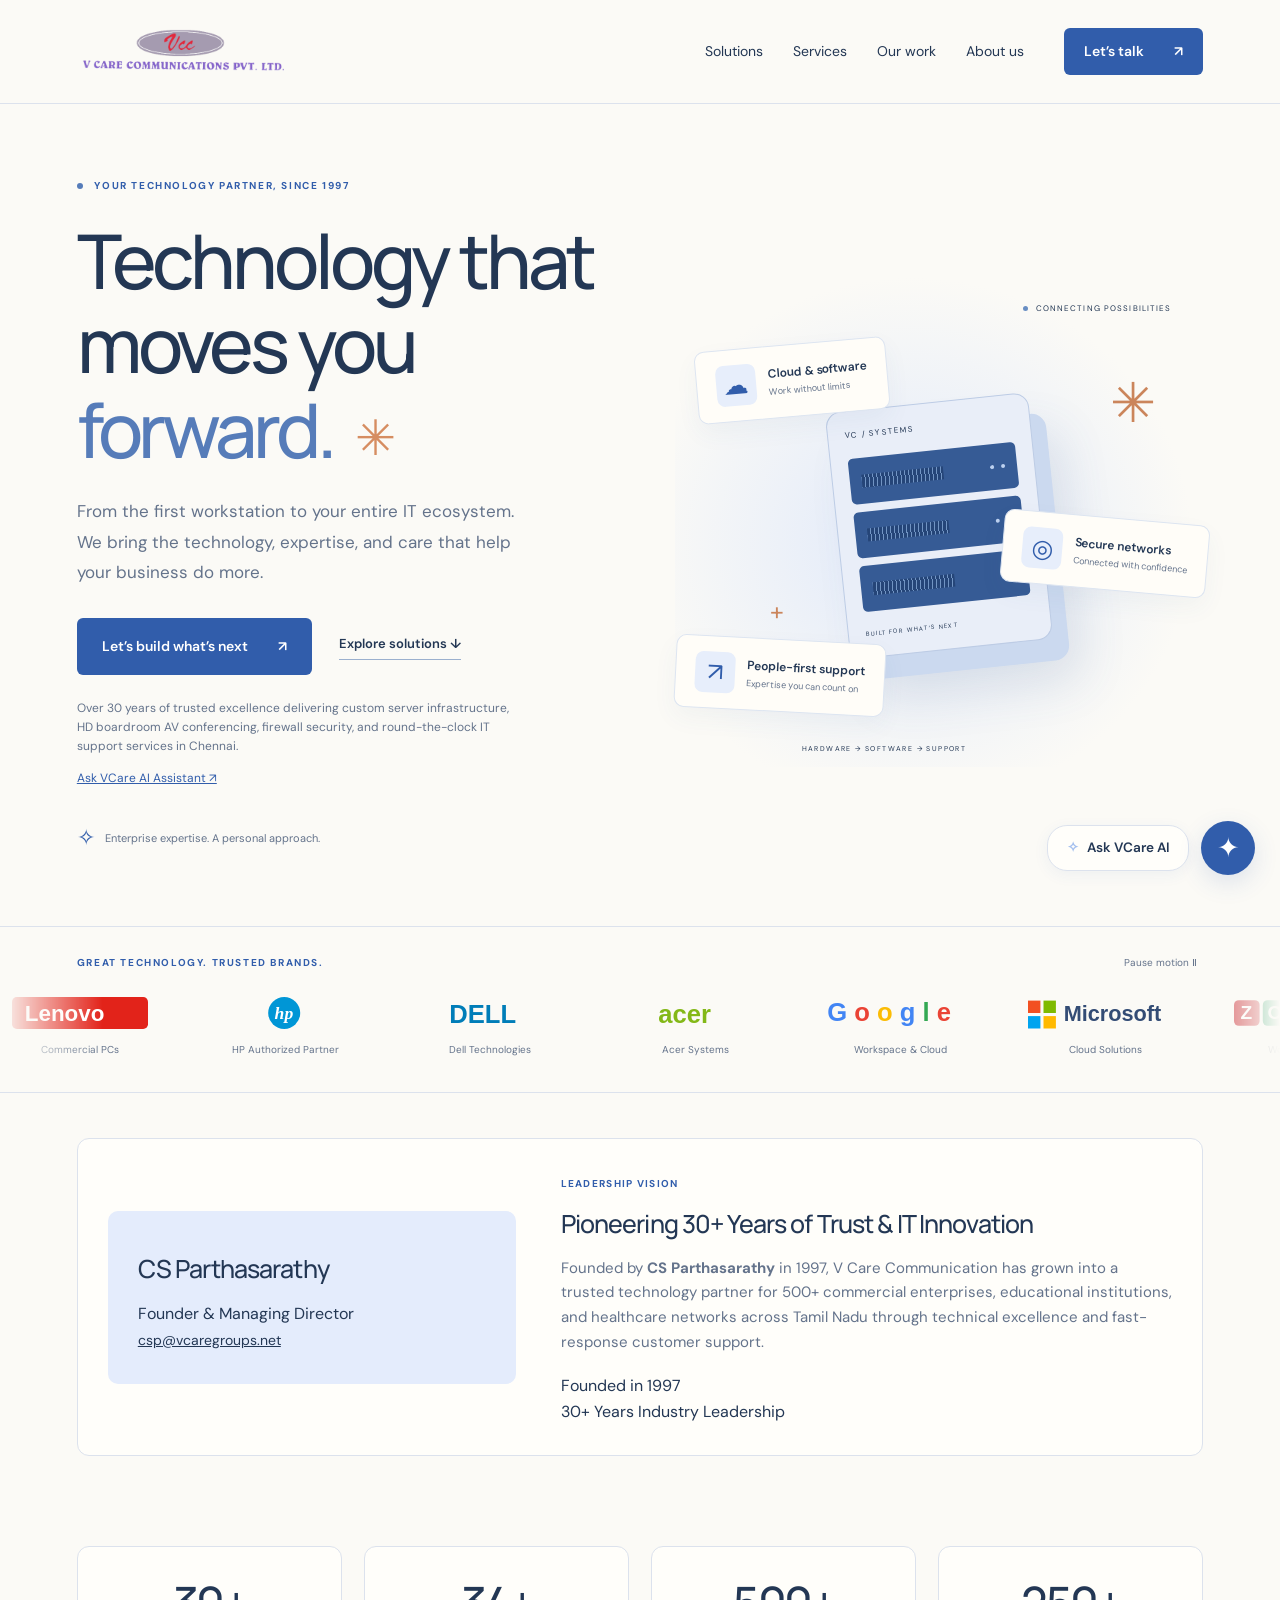
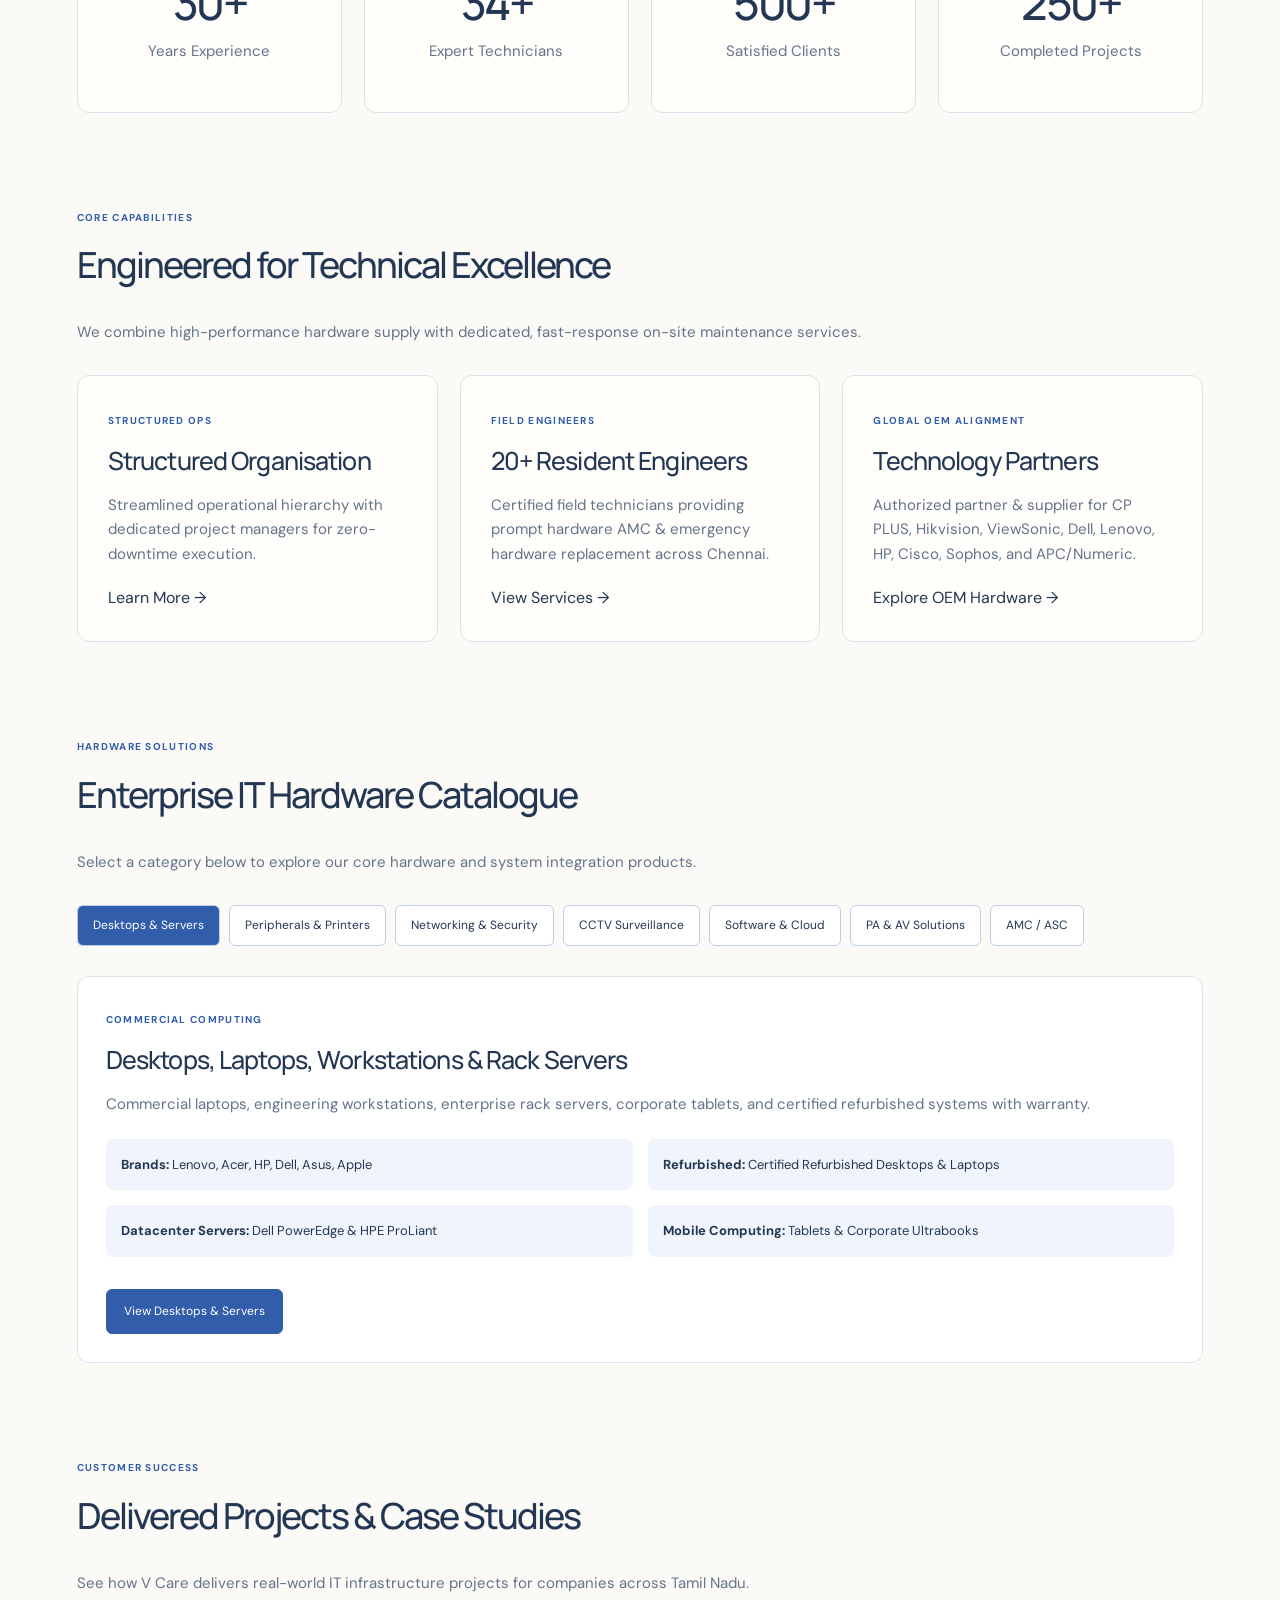
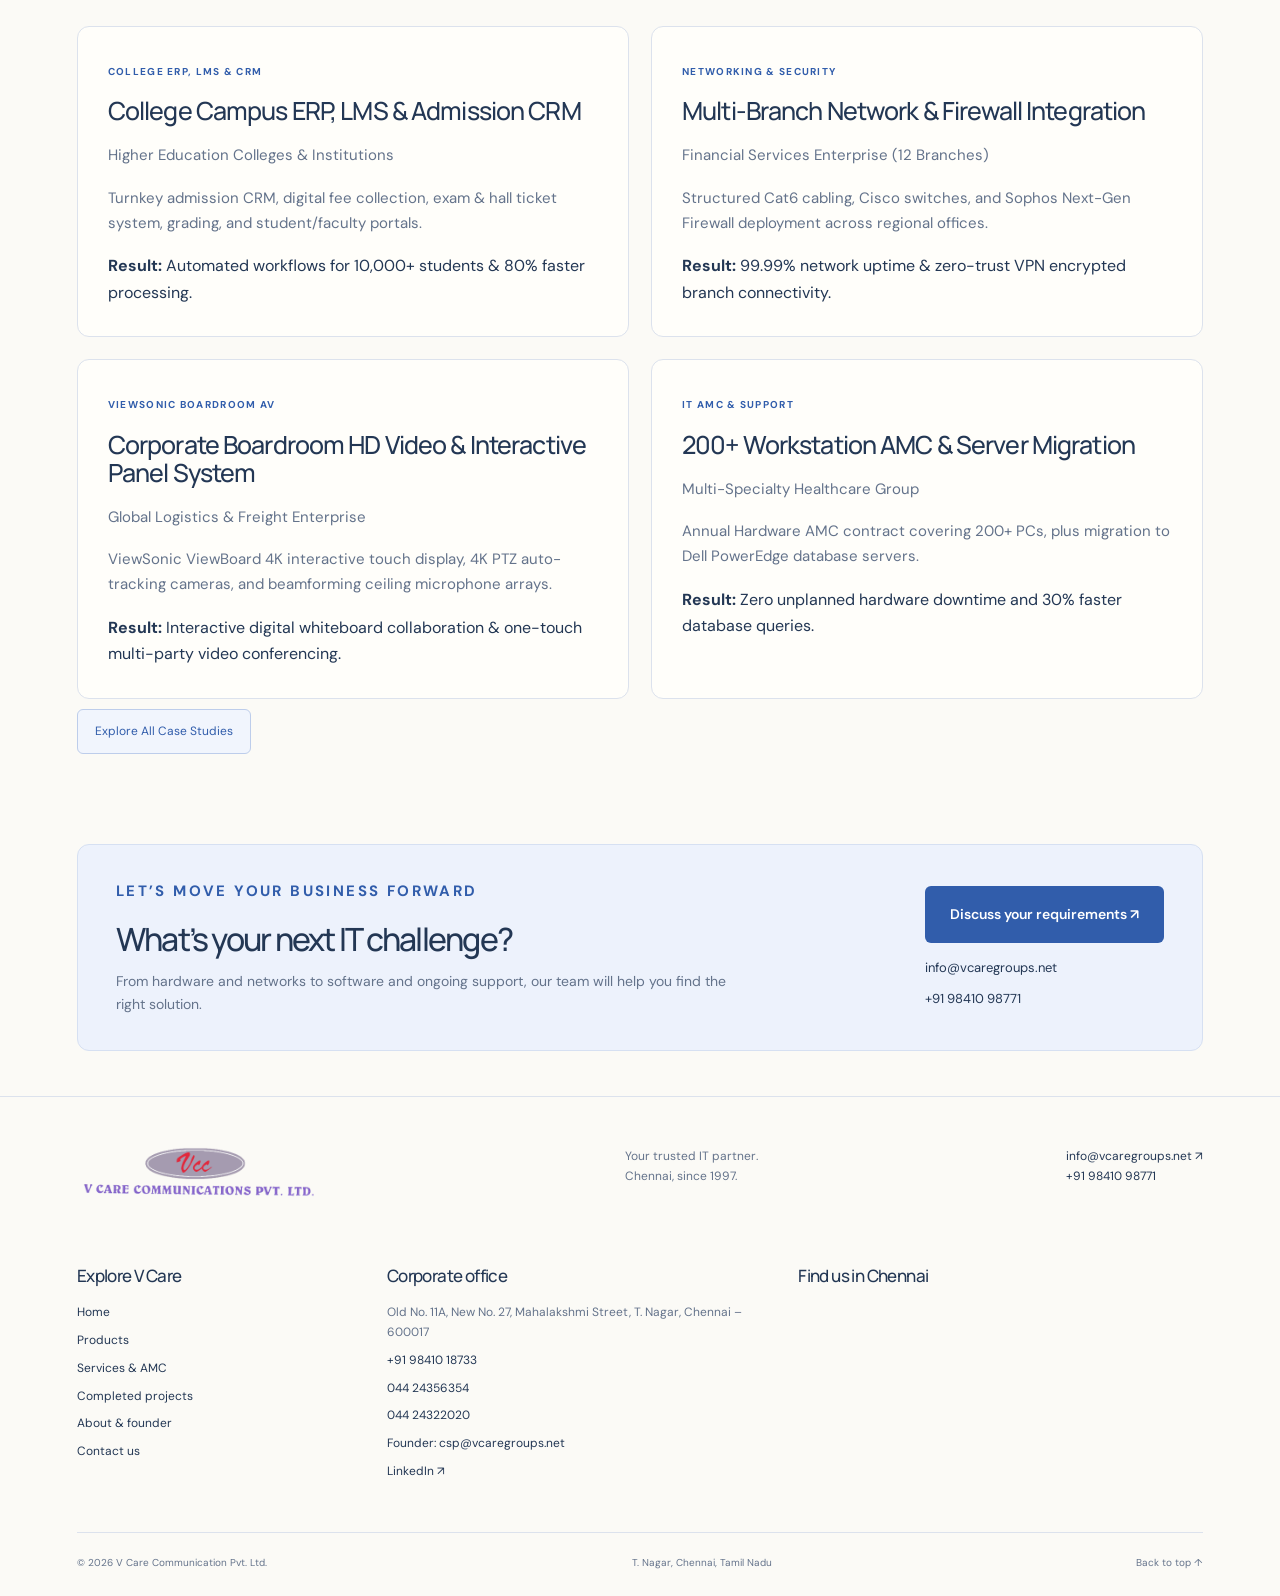
<file: index.html>
<!doctype html><html lang="en"><head><meta charset="utf-8"><meta name="viewport" content="width=device-width,initial-scale=1"><meta name="description" content="V Care Communication — enterprise IT hardware, systems integration, networking and maintenance in Chennai since 1997."><title>V Care — Technology that moves you forward</title><link rel="stylesheet" href="css/chatbot.css"><link rel="stylesheet" href="css/style.css"></head><body><a class="skip" href="#main">Skip to content</a><header><a class="brand" href="index.html" aria-label="V Care home"><img src="logo.png" alt="V Care Communication Pvt. Ltd."></a><button class="menu" aria-expanded="false" aria-controls="navigation">Menu <span>☰</span></button><nav id="navigation"><a href="products.html">Solutions</a><a href="services.html">Services</a><a href="projects.html">Our work</a><a href="about.html">About us</a></nav><a class="button small header-cta" href="contact.html">Let’s talk <span>↗</span></a></header><main id="main"><section class="hero"><div class="hero-copy"><p class="eyebrow"><span class="dot"></span> YOUR TECHNOLOGY PARTNER, SINCE 1997</p><h1>Technology that<br>moves you<br><em>forward.</em><span class="title-star">✳</span></h1><p class="intro">From the first workstation to your entire IT ecosystem. We bring the technology, expertise, and care that help your business do more.</p><div class="hero-actions"><a class="button" href="contact.html">Let’s build what’s next <span>↗</span></a><a class="text-link" href="#solutions">Explore solutions ↓</a></div><p class="original-hero-description">Over 30 years of trusted excellence delivering custom server infrastructure, HD boardroom AV conferencing, firewall security, and round-the-clock IT support services in Chennai.</p><button class="hero-chat js-open-chat" data-prompt="What products and customer projects does VCare offer?">Ask VCare AI Assistant ↗</button><div class="hero-note"><span>✧</span> Enterprise expertise. A personal approach.</div></div><div class="hero-art" aria-label="Illustration of connected business technology"><span class="art-label label-top"><i></i> CONNECTING POSSIBILITIES</span><div class="server"><div class="server-top">VC / SYSTEMS</div><div class="server-row"><span></span><i></i><i></i></div><div class="server-row"><span></span><i></i><i></i></div><div class="server-row"><span></span><i></i><i></i></div><div class="server-base">BUILT FOR WHAT’S NEXT</div></div><div class="art-card cloud"><span>☁</span><p>Cloud & software<small>Work without limits</small></p></div><div class="art-card network"><span>◎</span><p>Secure networks<small>Connected with confidence</small></p></div><div class="art-card support"><span>↗</span><p>People-first support<small>Expertise you can count on</small></p></div><div class="art-tag">HARDWARE → SOFTWARE → SUPPORT</div><span class="spark spark-one">✳</span><span class="spark spark-two">+</span></div></section><section class="partners"><div class="partner-heading"><p class="eyebrow">GREAT TECHNOLOGY. TRUSTED BRANDS.</p><button id="pausePartners" aria-pressed="false">Pause motion Ⅱ</button></div><div class="marquee"><div class="track"><div class="partner-set"><div class="partner-logo"><svg class="brand-logo-svg" viewbox="0 0 85 20" fill="none">
          <rect width="85" height="20" rx="3" fill="#E2231A"></rect><text x="8" y="15" fill="#FFFFFF" font-family="Arial, sans-serif" font-weight="900" font-size="14">Lenovo</text>
        </svg><small>Commercial PCs</small></div><div class="partner-logo"><svg class="brand-logo-svg" viewbox="0 0 45 20" fill="none">
          <circle cx="22" cy="10" r="10" fill="#0096D6"></circle><text x="16" y="14" fill="#FFFFFF" font-family="Georgia, serif" font-style="italic" font-weight="bold" font-size="11">hp</text>
        </svg><small>HP Authorized Partner</small></div><div class="partner-logo"><svg class="brand-logo-svg" viewbox="0 0 55 20" fill="none"><text x="2" y="16" fill="#007DB8" font-family="Arial, sans-serif" font-weight="900" font-size="16">DELL</text></svg><small>Dell Technologies</small></div><div class="partner-logo"><svg class="brand-logo-svg" viewbox="0 0 50 20" fill="none"><text x="2" y="16" fill="#83B817" font-family="Arial, sans-serif" font-weight="bold" font-size="16">acer</text></svg><small>Acer Systems</small></div><div class="partner-logo"><svg class="brand-logo-svg" viewbox="0 0 95 20" fill="none"><text x="2" y="15" font-family="Product Sans, Arial, sans-serif" font-weight="900" font-size="16">
            <tspan fill="#4285F4">G</tspan>
            <tspan fill="#EA4335">o</tspan>
            <tspan fill="#FBBC05">o</tspan>
            <tspan fill="#4285F4">g</tspan>
            <tspan fill="#34A853">l</tspan>
            <tspan fill="#EA4335">e</tspan>
          </text></svg><small>Workspace  &amp;  Cloud</small></div><div class="partner-logo"><svg class="brand-logo-svg" viewbox="0 0 100 20" fill="none">
          <rect x="0" y="2" width="8" height="8" fill="#F25022"></rect>
          <rect x="10" y="2" width="8" height="8" fill="#7FBA00"></rect>
          <rect x="0" y="12" width="8" height="8" fill="#00A4EF"></rect>
          <rect x="10" y="12" width="8" height="8" fill="#FFB900"></rect><text x="23" y="15" fill="#334c75" font-family="Segoe UI, sans-serif" font-weight="600" font-size="14">Microsoft</text>
        </svg><small>Cloud Solutions</small></div><div class="partner-logo"><svg class="brand-logo-svg" viewbox="0 0 95 20" fill="none">
          <rect x="0" y="2" width="16" height="16" rx="3" fill="#C8232B"></rect><text x="4" y="14" fill="#FFF" font-family="Arial" font-weight="900" font-size="12">Z</text>
          <rect x="18" y="2" width="16" height="16" rx="3" fill="#00904B"></rect><text x="21" y="14" fill="#FFF" font-family="Arial" font-weight="900" font-size="12">O</text>
          <rect x="36" y="2" width="16" height="16" rx="3" fill="#0071BC"></rect><text x="39" y="14" fill="#FFF" font-family="Arial" font-weight="900" font-size="12">H</text>
          <rect x="54" y="2" width="16" height="16" rx="3" fill="#EFA913"></rect><text x="57" y="14" fill="#FFF" font-family="Arial" font-weight="900" font-size="12">O</text>
        </svg><small>Workplace  &amp;  CRM</small></div><div class="partner-logo"><svg class="brand-logo-svg" viewbox="0 0 95 20" fill="none">
          <circle cx="8" cy="10" r="6" fill="none" stroke="#E31E24" stroke-width="2"></circle>
          <path d="M8 2V18M2 10H14" stroke="#E31E24" stroke-width="1.5"></path><text x="20" y="15" fill="#E31E24" font-family="Arial, sans-serif" font-weight="900" font-size="14">CP PLUS</text>
        </svg><small>CCTV Surveillance</small></div><div class="partner-logo"><svg class="brand-logo-svg" viewbox="0 0 110 20" fill="none">
          <circle cx="6" cy="10" r="4" fill="#FF4500"></circle>
          <circle cx="15" cy="10" r="4" fill="#1E90FF"></circle>
          <circle cx="24" cy="10" r="4" fill="#FFD700"></circle><text x="32" y="15" fill="#DE1B26" font-family="Arial, sans-serif" font-weight="900" font-size="14">ViewSonic</text>
        </svg><small>Displays  &amp;  AV</small></div><div class="partner-logo"><svg class="brand-logo-svg" viewbox="0 0 65 20" fill="none"><text x="2" y="15" fill="#049FD9" font-family="Arial, sans-serif" font-weight="900" font-size="15">CISCO</text></svg><small>Networking</small></div><div class="partner-logo"><svg class="brand-logo-svg" viewbox="0 0 75 20" fill="none"><text x="2" y="15" fill="#00A2E8" font-family="Arial, sans-serif" font-weight="900" font-size="15">SOPHOS</text></svg><small>Next-Gen Firewalls</small></div></div><div class="partner-set" aria-hidden="true"><div class="partner-logo"><svg class="brand-logo-svg" viewbox="0 0 85 20" fill="none">
          <rect width="85" height="20" rx="3" fill="#E2231A"></rect><text x="8" y="15" fill="#FFFFFF" font-family="Arial, sans-serif" font-weight="900" font-size="14">Lenovo</text>
        </svg><small>Commercial PCs</small></div><div class="partner-logo"><svg class="brand-logo-svg" viewbox="0 0 45 20" fill="none">
          <circle cx="22" cy="10" r="10" fill="#0096D6"></circle><text x="16" y="14" fill="#FFFFFF" font-family="Georgia, serif" font-style="italic" font-weight="bold" font-size="11">hp</text>
        </svg><small>HP Authorized Partner</small></div><div class="partner-logo"><svg class="brand-logo-svg" viewbox="0 0 55 20" fill="none"><text x="2" y="16" fill="#007DB8" font-family="Arial, sans-serif" font-weight="900" font-size="16">DELL</text></svg><small>Dell Technologies</small></div><div class="partner-logo"><svg class="brand-logo-svg" viewbox="0 0 50 20" fill="none"><text x="2" y="16" fill="#83B817" font-family="Arial, sans-serif" font-weight="bold" font-size="16">acer</text></svg><small>Acer Systems</small></div><div class="partner-logo"><svg class="brand-logo-svg" viewbox="0 0 95 20" fill="none"><text x="2" y="15" font-family="Product Sans, Arial, sans-serif" font-weight="900" font-size="16">
            <tspan fill="#4285F4">G</tspan>
            <tspan fill="#EA4335">o</tspan>
            <tspan fill="#FBBC05">o</tspan>
            <tspan fill="#4285F4">g</tspan>
            <tspan fill="#34A853">l</tspan>
            <tspan fill="#EA4335">e</tspan>
          </text></svg><small>Workspace  &amp;  Cloud</small></div><div class="partner-logo"><svg class="brand-logo-svg" viewbox="0 0 100 20" fill="none">
          <rect x="0" y="2" width="8" height="8" fill="#F25022"></rect>
          <rect x="10" y="2" width="8" height="8" fill="#7FBA00"></rect>
          <rect x="0" y="12" width="8" height="8" fill="#00A4EF"></rect>
          <rect x="10" y="12" width="8" height="8" fill="#FFB900"></rect><text x="23" y="15" fill="#334c75" font-family="Segoe UI, sans-serif" font-weight="600" font-size="14">Microsoft</text>
        </svg><small>Cloud Solutions</small></div><div class="partner-logo"><svg class="brand-logo-svg" viewbox="0 0 95 20" fill="none">
          <rect x="0" y="2" width="16" height="16" rx="3" fill="#C8232B"></rect><text x="4" y="14" fill="#FFF" font-family="Arial" font-weight="900" font-size="12">Z</text>
          <rect x="18" y="2" width="16" height="16" rx="3" fill="#00904B"></rect><text x="21" y="14" fill="#FFF" font-family="Arial" font-weight="900" font-size="12">O</text>
          <rect x="36" y="2" width="16" height="16" rx="3" fill="#0071BC"></rect><text x="39" y="14" fill="#FFF" font-family="Arial" font-weight="900" font-size="12">H</text>
          <rect x="54" y="2" width="16" height="16" rx="3" fill="#EFA913"></rect><text x="57" y="14" fill="#FFF" font-family="Arial" font-weight="900" font-size="12">O</text>
        </svg><small>Workplace  &amp;  CRM</small></div><div class="partner-logo"><svg class="brand-logo-svg" viewbox="0 0 95 20" fill="none">
          <circle cx="8" cy="10" r="6" fill="none" stroke="#E31E24" stroke-width="2"></circle>
          <path d="M8 2V18M2 10H14" stroke="#E31E24" stroke-width="1.5"></path><text x="20" y="15" fill="#E31E24" font-family="Arial, sans-serif" font-weight="900" font-size="14">CP PLUS</text>
        </svg><small>CCTV Surveillance</small></div><div class="partner-logo"><svg class="brand-logo-svg" viewbox="0 0 110 20" fill="none">
          <circle cx="6" cy="10" r="4" fill="#FF4500"></circle>
          <circle cx="15" cy="10" r="4" fill="#1E90FF"></circle>
          <circle cx="24" cy="10" r="4" fill="#FFD700"></circle><text x="32" y="15" fill="#DE1B26" font-family="Arial, sans-serif" font-weight="900" font-size="14">ViewSonic</text>
        </svg><small>Displays  &amp;  AV</small></div><div class="partner-logo"><svg class="brand-logo-svg" viewbox="0 0 65 20" fill="none"><text x="2" y="15" fill="#049FD9" font-family="Arial, sans-serif" font-weight="900" font-size="15">CISCO</text></svg><small>Networking</small></div><div class="partner-logo"><svg class="brand-logo-svg" viewbox="0 0 75 20" fill="none"><text x="2" y="15" fill="#00A2E8" font-family="Arial, sans-serif" font-weight="900" font-size="15">SOPHOS</text></svg><small>Next-Gen Firewalls</small></div></div></div></div></section><div class="original-content"><section class="section" id="founder">
    <div class="container">
      <div class="bento-card">
        <div>
          <div>
            
            <h3 class="text-gradient">CS Parthasarathy</h3>
            <span>Founder & Managing Director</span>
            <a href="mailto:csp@vcaregroups.net"> csp@vcaregroups.net</a>
          </div>

          <div>
            <span class="bento-tag"> LEADERSHIP VISION</span>
            <h3 class="text-gradient">Pioneering 30+ Years of Trust & IT Innovation</h3>
            <p>
              Founded by <strong>CS Parthasarathy</strong> in 1997, V Care Communication has grown into a trusted technology partner for 500+ commercial enterprises, educational institutions, and healthcare networks across Tamil Nadu through technical excellence and fast-response customer support.
            </p>
            <div>
              <div> Founded in 1997</div>
              <div> 30+ Years Industry Leadership</div>
            </div>
          </div>
        </div>
      </div>
    </div>
  </section><section class="section">
    <div class="container">
      <div class="bento-grid">
        <div class="bento-span-3 bento-card">
          <h2 class="text-gradient counter-number" data-target="30" data-suffix="+">30+</h2>
          <p>
            Years Experience</p>
        </div>
        <div class="bento-span-3 bento-card">
          <h2 class="text-gradient counter-number" data-target="34" data-suffix="+">34+</h2>
          <p>
            Expert Technicians</p>
        </div>
        <div class="bento-span-3 bento-card">
          <h2 class="text-gradient counter-number" data-target="500" data-suffix="+">500+</h2>
          <p>
            Satisfied Clients</p>
        </div>
        <div class="bento-span-3 bento-card">
          <h2 class="text-gradient counter-number" data-target="250" data-suffix="+">250+</h2>
          <p>
            Completed Projects</p>
        </div>
      </div>
    </div>
  </section><section class="section">
    <div class="container">
      <div class="section-header">
        <span class="sub-title"> CORE CAPABILITIES</span>
        <h2 class="section-title text-gradient">Engineered for Technical Excellence</h2>
        <p class="section-desc">We combine high-performance hardware supply with dedicated, fast-response on-site
          maintenance services.</p>
      </div>

      <div class="bento-grid">
        <div class="bento-span-4 bento-card">
          
          <span class="bento-tag">STRUCTURED OPS</span>
          <h3 class="bento-title">Structured Organisation</h3>
          <p class="bento-desc">Streamlined operational hierarchy with dedicated project managers for zero-downtime
            execution.</p>
          <a href="about.html">Learn More →</a>
        </div>

        <div class="bento-span-4 bento-card">
          
          <span class="bento-tag">FIELD ENGINEERS</span>
          <h3 class="bento-title">20+ Resident Engineers</h3>
          <p class="bento-desc">Certified field technicians providing prompt hardware AMC & emergency hardware
            replacement across Chennai.</p>
          <a href="services.html">View Services →</a>
        </div>

        <div class="bento-span-4 bento-card">
          
          <span class="bento-tag">GLOBAL OEM ALIGNMENT</span>
          <h3 class="bento-title">Technology Partners</h3>
          <p class="bento-desc">Authorized partner & supplier for CP PLUS, Hikvision, ViewSonic, Dell, Lenovo, HP,
            Cisco, Sophos, and APC/Numeric.</p>
          <a href="products.html">Explore OEM Hardware →</a>
        </div>
      </div>
    </div>
  </section><section class="section" id="solutions">
    <div class="container">
      <div class="section-header">
        <span class="sub-title"> HARDWARE SOLUTIONS</span>
        <h2 class="section-title text-gradient">Enterprise IT Hardware Catalogue</h2>
        <p class="section-desc">Select a category below to explore our core hardware and system integration products.
        </p>
      </div>

      <div class="product-tabs-nav">
        <button class="tab-btn active" data-tab="tab-computing"> Desktops &
          Servers</button>
        <button class="tab-btn" data-tab="tab-peripherals"> Peripherals & Printers</button>
        <button class="tab-btn" data-tab="tab-networking"> Networking &
          Security</button>
        <button class="tab-btn" data-tab="tab-cctv"> CCTV Surveillance</button>
        <button class="tab-btn" data-tab="tab-software"> Software & Cloud</button>
        <button class="tab-btn" data-tab="tab-av-pa"> PA & AV Solutions</button>
        <button class="tab-btn" data-tab="tab-amc"> AMC / ASC</button>
      </div>

      
      <div class="tab-content-panel active" id="tab-computing">
        <div class="product-detail-card">
          
          <div>
            <span class="bento-tag">COMMERCIAL COMPUTING</span>
            <h3 class="text-gradient">Desktops, Laptops,
              Workstations & Rack Servers</h3>
            <p>Commercial laptops, engineering workstations,
              enterprise rack servers, corporate tablets, and certified refurbished systems with warranty.</p>
            <div class="product-specs-grid">
              <div class="product-spec-item"> <strong>Brands:</strong> Lenovo, Acer,
                HP, Dell, Asus, Apple</div>
              <div class="product-spec-item"> <strong>Refurbished:</strong> Certified
                Refurbished Desktops & Laptops</div>
              <div class="product-spec-item"> <strong>Datacenter Servers:</strong>
                Dell PowerEdge & HPE ProLiant</div>
              <div class="product-spec-item"> <strong>Mobile Computing:</strong>
                Tablets & Corporate Ultrabooks</div>
            </div>
            <a href="products.html" class="btn btn-primary">View Desktops & Servers </a>
          </div>
        </div>
      </div>

      <div class="tab-content-panel" id="tab-peripherals">
        <div class="product-detail-card">
          
          <div>
            <span class="bento-tag">PERIPHERALS & CUSTOM PC BUILDS</span>
            <h3 class="text-gradient">Computer Peripherals,
              Assembled CPUs & Printers</h3>
            <p>Monitors, keyboards, mice, APC/Numeric UPS,
              custom assembled Intel/AMD CPUs, SSDs, and specialized barcode/thermal/laser/ID card printers.</p>
            <div class="product-specs-grid">
              <div class="product-spec-item"> <strong>Peripherals:</strong> Monitors,
                Keyboards, Mouse, SSDs, Pendrives</div>
              <div class="product-spec-item"> <strong>UPS Systems:</strong> APC,
                Numeric & Top Brands</div>
              <div class="product-spec-item"> <strong>Assembled CPUs:</strong> Custom
                Intel & AMD Builds</div>
              <div class="product-spec-item"> <strong>Printers:</strong> Laser,
                Inktank, Copier, Barcode, Thermal, ID Card</div>
              <div class="product-spec-item"> <strong>Printer Brands:</strong> Canon,
                HP, Epson, Zebra, Citizen, Ricoh</div>
            </div>
            <a href="products.html" class="btn btn-primary">Explore Catalogue </a>
          </div>
        </div>
      </div>

      <div class="tab-content-panel" id="tab-networking">
        <div class="product-detail-card">
          
          <div>
            <span class="bento-tag">NETWORKING & CYBER SECURITY</span>
            <h3 class="text-gradient">Managed Switches, Firewalls &
              Security Software</h3>
            <p>Enterprise Gigabit switches, Wi-Fi access
              points (AP), Sophos/Fortinet firewalls, and Quick Heal / Kaspersky / Seckonnect security software.</p>
            <div class="product-specs-grid">
              <div class="product-spec-item"> <strong>Hardware:</strong> Managed
                Switches, Routers & Access Points (AP)</div>
              <div class="product-spec-item"> <strong>Firewalls:</strong> Sophos XGS,
                Fortinet & Seckonnect</div>
              <div class="product-spec-item"> <strong>Security Software:</strong>
                Quick Heal, Kaspersky, Seckonnect</div>
              <div class="product-spec-item"> <strong>Structured LAN:</strong> Cat6 &
                Fiber Optic Cabling</div>
            </div>
            <a href="products.html" class="btn btn-primary">Network & Firewalls </a>
          </div>
        </div>
      </div>

      <div class="tab-content-panel" id="tab-cctv">
        <div class="product-detail-card">
          
          <div>
            <span class="bento-tag">SURVEILLANCE & PHYSICAL SECURITY</span>
            <h3 class="text-gradient">CCTV Surveillance & ANPR
              Camera Systems</h3>
            <p>Hikvision, CP Plus, Matrix, and Accuvision CCTV
              cameras, Dome/Bullet setups, automatic number plate recognition (ANPR), and NVR storage.</p>
            <div class="product-specs-grid">
              <div class="product-spec-item"> <strong>Top Brands:</strong> Hikvision,
                CP Plus, Matrix, Accuvision</div>
              <div class="product-spec-item"> <strong>Camera Types:</strong> Dome &
                Bullet HD Cameras</div>
              <div class="product-spec-item"> <strong>ANPR Systems:</strong>
                Automatic Number Plate Recognition (Ampr)</div>
              <div class="product-spec-item"> <strong>Centralized Storage:</strong>
                High-capacity NVR/DVR Integration</div>
            </div>
            <a href="products.html" class="btn btn-primary">View CCTV Systems </a>
          </div>
        </div>
      </div>

      <div class="tab-content-panel" id="tab-software">
        <div class="product-detail-card">
          
          <div>
            <span class="bento-tag">SOFTWARE & CLOUD LICENSING</span>
            <h3 class="text-gradient">Enterprise Software, CRM/LMS &
              Cloud Productivity</h3>
            <p>Custom CRM/LMS building, website development,
              Google Workspace (G Suite), Microsoft 365, Zoho, AutoCAD, and Tally implementation.</p>
            <div class="product-specs-grid">
              <div class="product-spec-item"> <strong>Education ERP:</strong>
                Admissions, Fee Collection & Exam Modules</div>
              <div class="product-spec-item"> <strong>Custom Solutions:</strong>
                College LMS, Student Portals & Admission CRM</div>
              <div class="product-spec-item"> <strong>Cloud Suites:</strong> Google
                Workspace (G Suite), Microsoft 365, Zoho</div>
              <div class="product-spec-item"> <strong>ERP & Design:</strong> Tally
                Prime ERP & Genuine AutoCAD Setup</div>
            </div>
            <a href="products.html" class="btn btn-primary">Software Solutions </a>
          </div>
        </div>
      </div>

      <div class="tab-content-panel" id="tab-av-pa">
        <div class="product-detail-card">
          
          <div>
            <span class="bento-tag">INTERACTIVE TOUCH PANELS & AV SOLUTIONS</span>
            <h3 class="text-gradient">ViewSonic Interactive Flat
              Panels & Boardroom AV</h3>
            <p>ViewSonic ViewBoard 4K Ultra HD Interactive
              Flat Panels (55" to 98"), smart touch digital whiteboards, Ahuja PA sound systems, and 4K boardroom video
              conferencing.</p>
            <div class="product-specs-grid">
              <div class="product-spec-item"> <strong>ViewSonic Panels:</strong>
                ViewBoard 4K Ultra HD Touch Panels (55" to 98")</div>
              <div class="product-spec-item"> <strong>Smart Features:</strong>
                Built-in myViewBoard digital whiteboard software & dual OS</div>
              <div class="product-spec-item"> <strong>PA Systems:</strong> Ahuja
                (Auvja) commercial sound & paging equipment</div>
              <div class="product-spec-item"> <strong>Boardroom Video:</strong> 4K
                PTZ tracking cameras & beamforming mics</div>
            </div>
            <a href="products.html" class="btn btn-primary">Explore ViewSonic & AV </a>
          </div>
        </div>
      </div>

      <div class="tab-content-panel" id="tab-amc">
        <div class="product-detail-card">
          
          <div>
            <span class="bento-tag">SERVICE CONTRACTS</span>
            <h3 class="text-gradient">Annual Maintenance Contracts
              (AMC / ASC)</h3>
            <p>Guaranteed SLA support for desktops, laptops,
              servers, printers, networks, CCTV, and software with resident engineers and standby hardware.</p>
            <div class="product-specs-grid">
              <div class="product-spec-item"> Comprehensive & Non-Comprehensive
                AMC/ASC</div>
              <div class="product-spec-item"> Dedicated Resident Engineers (20+
                Techs)</div>
              <div class="product-spec-item"> Standby Workstations & Switches
                Provided</div>
              <div class="product-spec-item"> 2-Hour SLA Emergency On-Site Response
              </div>
            </div>
            <a href="services.html" class="btn btn-primary">AMC Proposals </a>
          </div>
        </div>
      </div>

    </div>
  </section><section class="section">
    <div class="container">
      <div class="section-header">
        <span class="sub-title"> CUSTOMER SUCCESS</span>
        <h2 class="section-title text-gradient">Delivered Projects & Case Studies</h2>
        <p class="section-desc">See how V Care delivers real-world IT infrastructure projects for companies across Tamil
          Nadu.</p>
      </div>

      <div class="bento-grid">
        
        <div class="bento-span-6 bento-card">
          <span class="bento-tag">COLLEGE ERP, LMS & CRM</span>
          <h3 class="bento-title">College Campus ERP, LMS & Admission CRM</h3>
          <p> Higher Education Colleges & Institutions</p>
          <p>Turnkey admission CRM, digital
            fee collection, exam & hall ticket system, grading, and student/faculty portals.</p>
          <div>
            <strong>Result:</strong> Automated workflows for 10,000+ students & 80% faster processing.
          </div>
        </div>

        
        <div class="bento-span-6 bento-card">
          <span class="bento-tag">NETWORKING & SECURITY</span>
          <h3 class="bento-title">Multi-Branch Network & Firewall Integration</h3>
          <p> Financial Services Enterprise (12 Branches)</p>
          <p>Structured Cat6 cabling, Cisco
            switches, and Sophos Next-Gen Firewall deployment across regional offices.</p>
          <div>
            <strong>Result:</strong> 99.99% network uptime & zero-trust VPN encrypted branch connectivity.
          </div>
        </div>

        
        <div class="bento-span-6 bento-card">
          
          <span class="bento-tag">VIEWSONIC BOARDROOM AV</span>
          <h3 class="bento-title">Corporate Boardroom HD Video & Interactive Panel System
          </h3>
          <p> Global Logistics & Freight Enterprise</p>
          <p>ViewSonic ViewBoard 4K
            interactive touch display, 4K PTZ auto-tracking cameras, and beamforming ceiling microphone arrays.</p>
          <div>
            <strong>Result:</strong> Interactive digital whiteboard collaboration & one-touch multi-party video
            conferencing.
          </div>
        </div>

        
        <div class="bento-span-6 bento-card">
          <span class="bento-tag">IT AMC & SUPPORT</span>
          <h3 class="bento-title">200+ Workstation AMC & Server Migration</h3>
          <p> Multi-Specialty Healthcare Group</p>
          <p>Annual Hardware AMC contract
            covering 200+ PCs, plus migration to Dell PowerEdge database servers.</p>
          <div>
            <strong>Result:</strong> Zero unplanned hardware downtime and 30% faster database queries.
          </div>
        </div>
      </div>

      <div>
        <a href="projects.html" class="btn btn-outline">Explore All Case Studies </a>
      </div>
    </div>
  </section><section class="section compact-contact" id="contact"><div class="contact-band"><div><p class="eyebrow">LET’S MOVE YOUR BUSINESS FORWARD</p><h2>What’s your next IT challenge?</h2><p>From hardware and networks to software and ongoing support, our team will help you find the right solution.</p></div><div class="contact-band-actions"><a class="button" href="contact.html">Discuss your requirements ↗</a><a href="mailto:info@vcaregroups.net">info@vcaregroups.net</a><a href="tel:+919841098771">+91 98410 98771</a></div></div></section></div></main><section class="closing home-closing"><div><p class="eyebrow">YOUR NEXT CHAPTER STARTS HERE</p><h2>Good technology.<br>Great possibilities.</h2><p>Tell us what you’re building. We’ll help make it happen.</p></div><a class="button" href="contact.html">Start a conversation ↗</a></section><footer><div class="footer-top"><a class="brand" href="index.html"><img src="logo.png" alt="V Care Communication Pvt. Ltd."></a><p>Your trusted IT partner.<br>Chennai, since 1997.</p><div><a href="mailto:info@vcaregroups.net">info@vcaregroups.net ↗</a><a href="tel:+919841098771">+91 98410 98771</a></div></div><div class="footer-extras"><div><h3>Explore V Care</h3><a href="index.html">Home</a><a href="products.html">Products</a><a href="services.html">Services & AMC</a><a href="projects.html">Completed projects</a><a href="about.html">About & founder</a><a href="contact.html">Contact us</a></div><div><h3>Corporate office</h3><p>Old No. 11A, New No. 27, Mahalakshmi Street, T. Nagar, Chennai – 600017</p><a href="tel:+919841018733">+91 98410 18733</a><a href="tel:04424356354">044 24356354</a><a href="tel:04424322020">044 24322020</a><a href="mailto:csp@vcaregroups.net">Founder: csp@vcaregroups.net</a><a href="https://www.linkedin.com/company/vcare-communication-pvt-ltd/" target="_blank" rel="noopener">LinkedIn ↗</a></div><div><h3>Find us in Chennai</h3><iframe src="https://www.google.com/maps/embed?pb=!1m18!1m12!1m3!1d15547.591956405066!2d80.22578973375931!3d13.042164800798362!2m3!1f0!2f0!3f0!3m2!1i1024!2i768!4f13.1!3m3!1m2!1s0x3a5266fff893aa7f%3A0x14968e3ff14acfaf!2sV%20Care%20Communication!5e0!3m2!1sen!2sin!4v1703919596959!5m2!1sen!2sin" width="100%" height="460" allowfullscreen="" loading="lazy" title="V Care office location"></iframe></div></div><div class="footer-bottom"><span>© <span id="year"></span> V Care Communication Pvt. Ltd.</span><a href="contact.html">T. Nagar, Chennai, Tamil Nadu</a><a href="#main">Back to top ↑</a></div></footer><script src="js/chatbot-data.js"></script><script src="js/chatbot.js"></script><script src="js/site.js"></script></body></html>
</file>
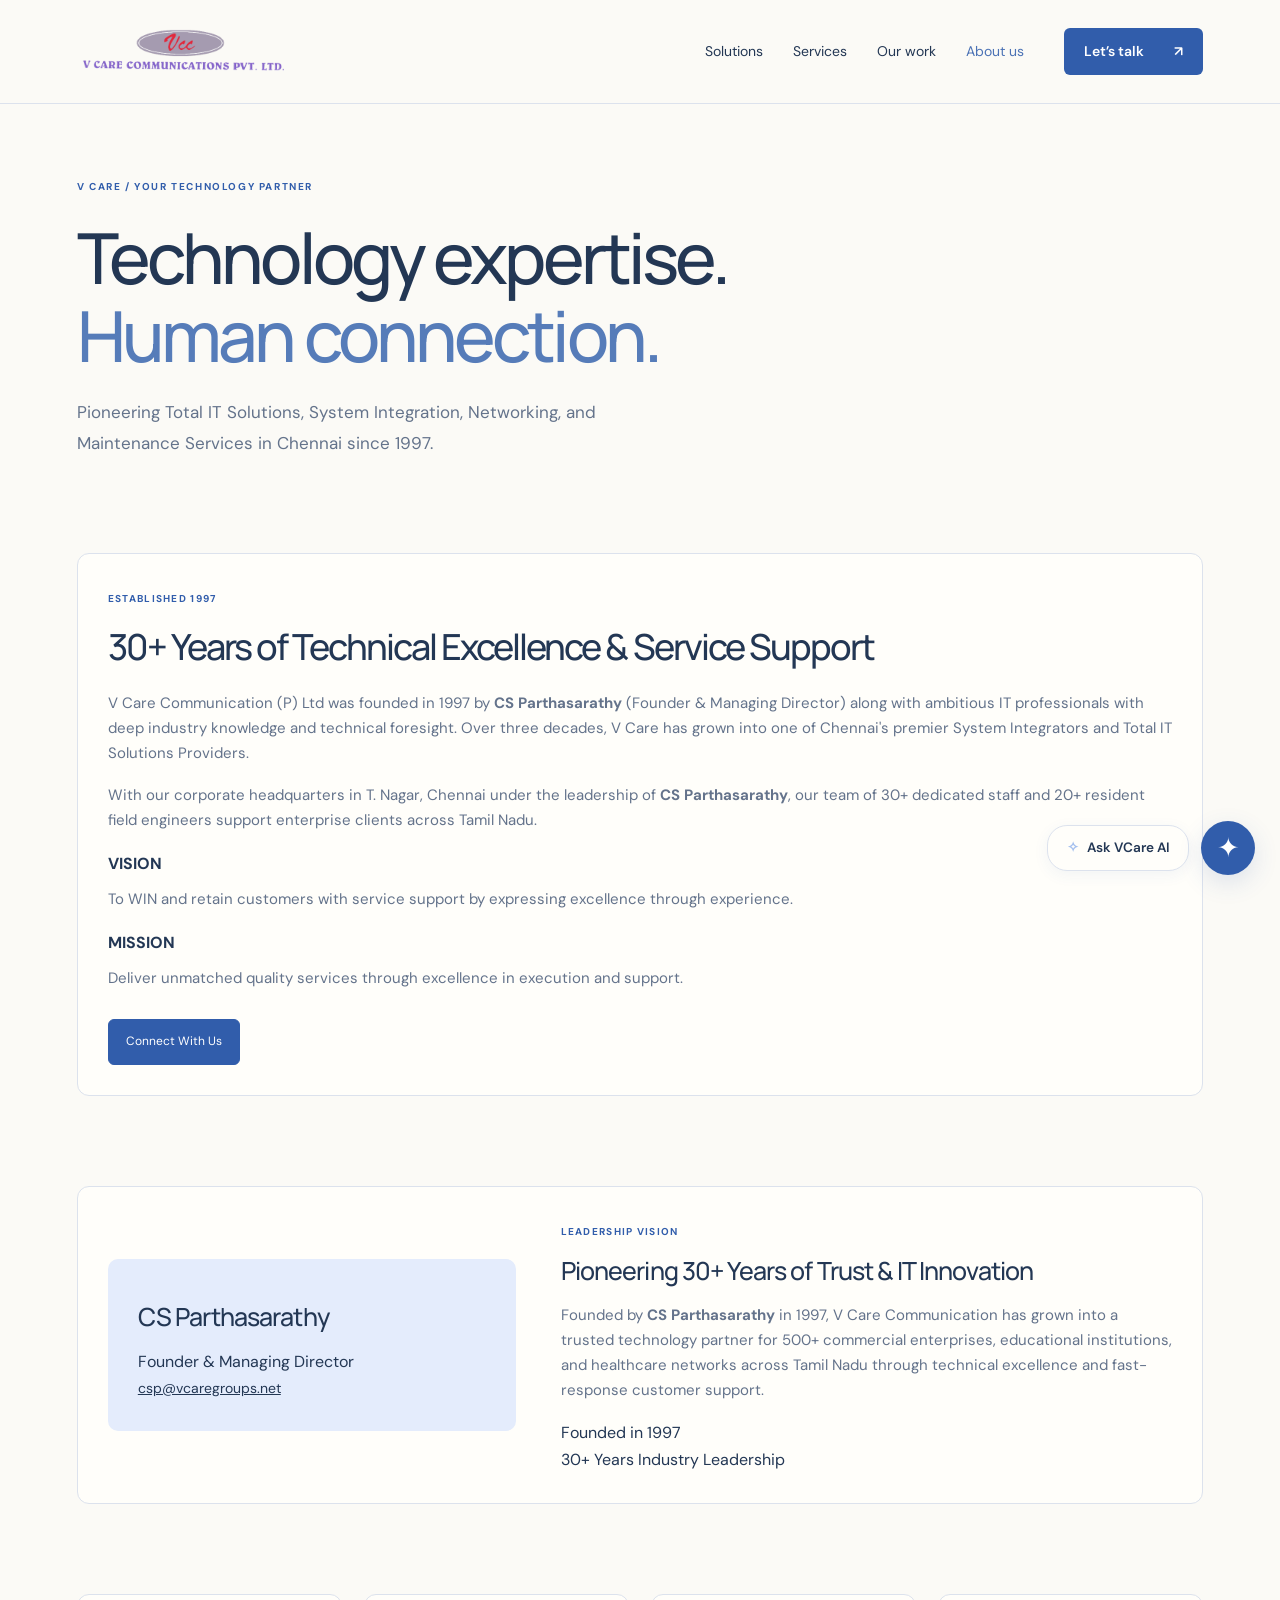
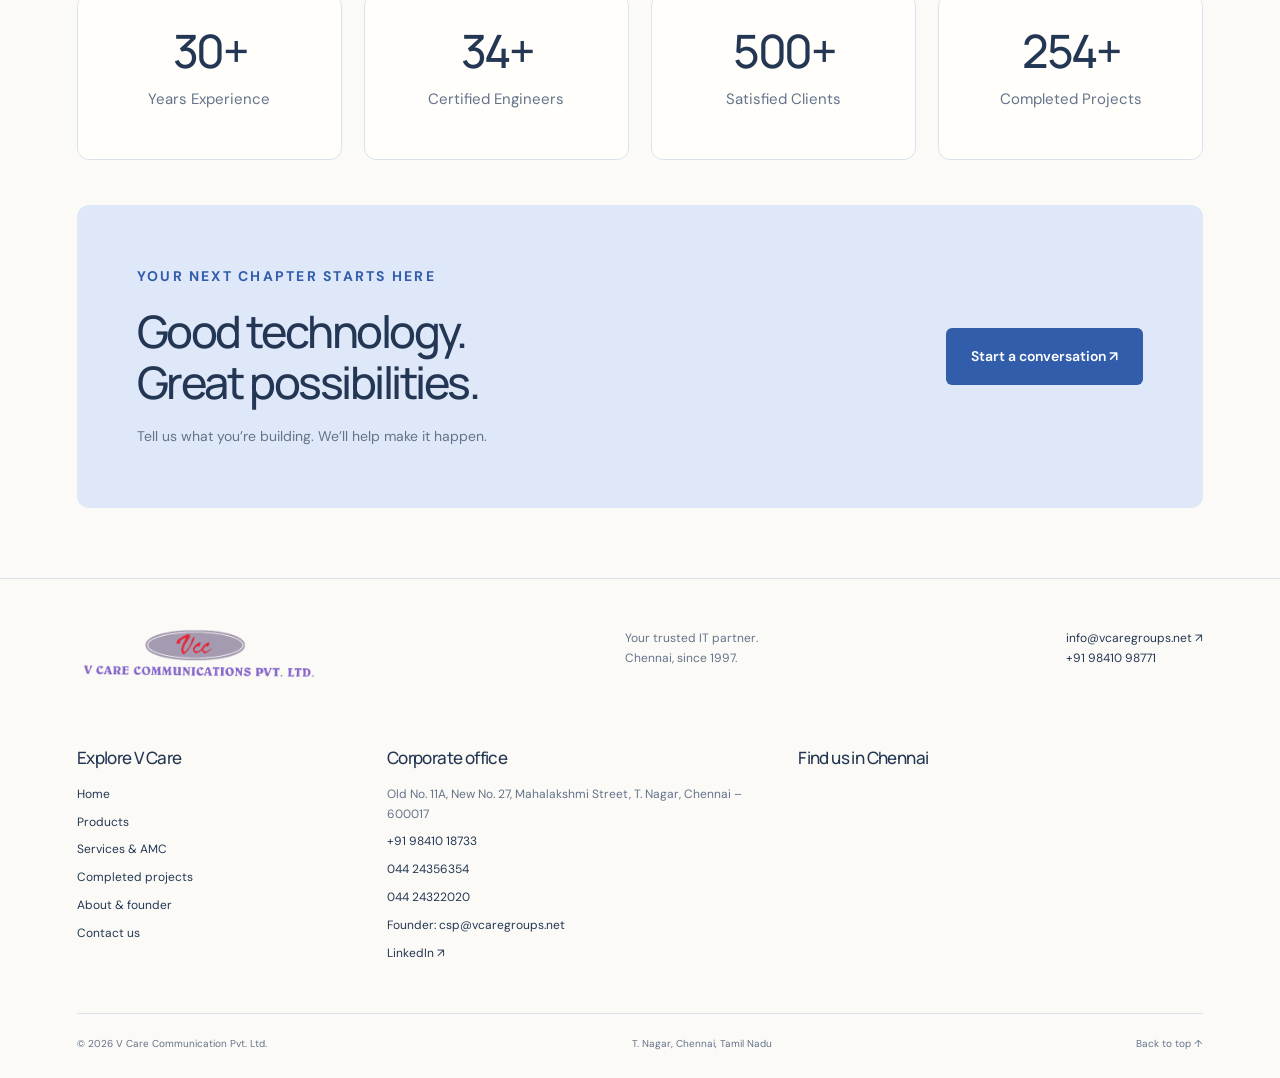
<file: about.html>
<!doctype html><html lang="en"><head><meta charset="utf-8"><meta name="viewport" content="width=device-width,initial-scale=1"><meta name="description" content="V Care Communication — enterprise IT hardware, systems integration, networking and maintenance in Chennai since 1997."><title>V Care — Technology that moves you forward</title><link rel="stylesheet" href="css/chatbot.css"><link rel="stylesheet" href="css/style.css"></head><body><a class="skip" href="#main">Skip to content</a><header><a class="brand" href="index.html" aria-label="V Care home"><img src="logo.png" alt="V Care Communication Pvt. Ltd."></a><button class="menu" aria-expanded="false" aria-controls="navigation">Menu <span>☰</span></button><nav id="navigation"><a href="products.html">Solutions</a><a href="services.html">Services</a><a href="projects.html">Our work</a><a href="about.html">About us</a></nav><a class="button small header-cta" href="contact.html">Let’s talk <span>↗</span></a></header><main id="main"><section class="page-hero"><p class="eyebrow">V CARE / YOUR TECHNOLOGY PARTNER</p><h1>Technology expertise.<br><em>Human connection.</em></h1><p class="intro">Pioneering Total IT Solutions, System Integration, Networking, and Maintenance Services in Chennai since 1997.</p></section><div class="original-content"><section class="section">
    <div class="container">
      <div class="bento-card">
        <div>
          <div>
            <span class="bento-tag">ESTABLISHED 1997</span>
            <h2 class="text-gradient">30+ Years of Technical Excellence & Service Support</h2>
            <p>
              V Care Communication (P) Ltd was founded in 1997 by <strong>CS Parthasarathy</strong> (Founder & Managing Director) along with ambitious IT professionals with deep industry knowledge and technical foresight. Over three decades, V Care has grown into one of Chennai's premier System Integrators and Total IT Solutions Providers.
            </p>
            <p>
              With our corporate headquarters in T. Nagar, Chennai under the leadership of <strong>CS Parthasarathy</strong>, our team of 30+ dedicated staff and 20+ resident field engineers support enterprise clients across Tamil Nadu.
            </p>

            <div>
              <div>
                <h4> VISION</h4>
                <p>To WIN and retain customers with service support by expressing excellence through experience.</p>
              </div>
              <div>
                <h4> MISSION</h4>
                <p>Deliver unmatched quality services through excellence in execution and support.</p>
              </div>
            </div>

            <a href="contact.html" class="btn btn-primary">Connect With Us </a>
          </div>

          
        </div>
      </div>
    </div>
  </section><section class="section" id="founder">
    <div class="container">
      <div class="bento-card">
        <div>
          <div>
            
            <h3 class="text-gradient">CS Parthasarathy</h3>
            <span>Founder & Managing Director</span>
            <a href="mailto:csp@vcaregroups.net"> csp@vcaregroups.net</a>
          </div>

          <div>
            <span class="bento-tag"> LEADERSHIP VISION</span>
            <h3 class="text-gradient">Pioneering 30+ Years of Trust & IT Innovation</h3>
            <p>
              Founded by <strong>CS Parthasarathy</strong> in 1997, V Care Communication has grown into a trusted technology partner for 500+ commercial enterprises, educational institutions, and healthcare networks across Tamil Nadu through technical excellence and fast-response customer support.
            </p>
            <div>
              <div> Founded in 1997</div>
              <div> 30+ Years Industry Leadership</div>
            </div>
          </div>
        </div>
      </div>
    </div>
  </section><section class="section">
    <div class="container">
      <div class="bento-grid">
        <div class="bento-span-3 bento-card">
          
          <h2 class="text-gradient counter-number" data-target="30" data-suffix="+">30+</h2>
          <p>Years Experience</p>
        </div>
        <div class="bento-span-3 bento-card">
          
          <h2 class="text-gradient counter-number" data-target="34" data-suffix="+">34+</h2>
          <p>Certified Engineers</p>
        </div>
        <div class="bento-span-3 bento-card">
          
          <h2 class="text-gradient counter-number" data-target="500" data-suffix="+">500+</h2>
          <p>Satisfied Clients</p>
        </div>
        <div class="bento-span-3 bento-card">
          
          <h2 class="text-gradient counter-number" data-target="254" data-suffix="+">254+</h2>
          <p>Completed Projects</p>
        </div>
      </div>
    </div>
  </section></div></main><section class="closing"><div><p class="eyebrow">YOUR NEXT CHAPTER STARTS HERE</p><h2>Good technology.<br>Great possibilities.</h2><p>Tell us what you’re building. We’ll help make it happen.</p></div><a class="button" href="contact.html">Start a conversation ↗</a></section><footer><div class="footer-top"><a class="brand" href="index.html"><img src="logo.png" alt="V Care Communication Pvt. Ltd."></a><p>Your trusted IT partner.<br>Chennai, since 1997.</p><div><a href="mailto:info@vcaregroups.net">info@vcaregroups.net ↗</a><a href="tel:+919841098771">+91 98410 98771</a></div></div><div class="footer-extras"><div><h3>Explore V Care</h3><a href="index.html">Home</a><a href="products.html">Products</a><a href="services.html">Services & AMC</a><a href="projects.html">Completed projects</a><a href="about.html">About & founder</a><a href="contact.html">Contact us</a></div><div><h3>Corporate office</h3><p>Old No. 11A, New No. 27, Mahalakshmi Street, T. Nagar, Chennai – 600017</p><a href="tel:+919841018733">+91 98410 18733</a><a href="tel:04424356354">044 24356354</a><a href="tel:04424322020">044 24322020</a><a href="mailto:csp@vcaregroups.net">Founder: csp@vcaregroups.net</a><a href="https://www.linkedin.com/company/vcare-communication-pvt-ltd/" target="_blank" rel="noopener">LinkedIn ↗</a></div><div><h3>Find us in Chennai</h3><iframe src="https://www.google.com/maps/embed?pb=!1m18!1m12!1m3!1d15547.591956405066!2d80.22578973375931!3d13.042164800798362!2m3!1f0!2f0!3f0!3m2!1i1024!2i768!4f13.1!3m3!1m2!1s0x3a5266fff893aa7f%3A0x14968e3ff14acfaf!2sV%20Care%20Communication!5e0!3m2!1sen!2sin!4v1703919596959!5m2!1sen!2sin" width="100%" height="460" allowfullscreen="" loading="lazy" title="V Care office location"></iframe></div></div><div class="footer-bottom"><span>© <span id="year"></span> V Care Communication Pvt. Ltd.</span><a href="contact.html">T. Nagar, Chennai, Tamil Nadu</a><a href="#main">Back to top ↑</a></div></footer><script src="js/chatbot-data.js"></script><script src="js/chatbot.js"></script><script src="js/site.js"></script></body></html>
</file>
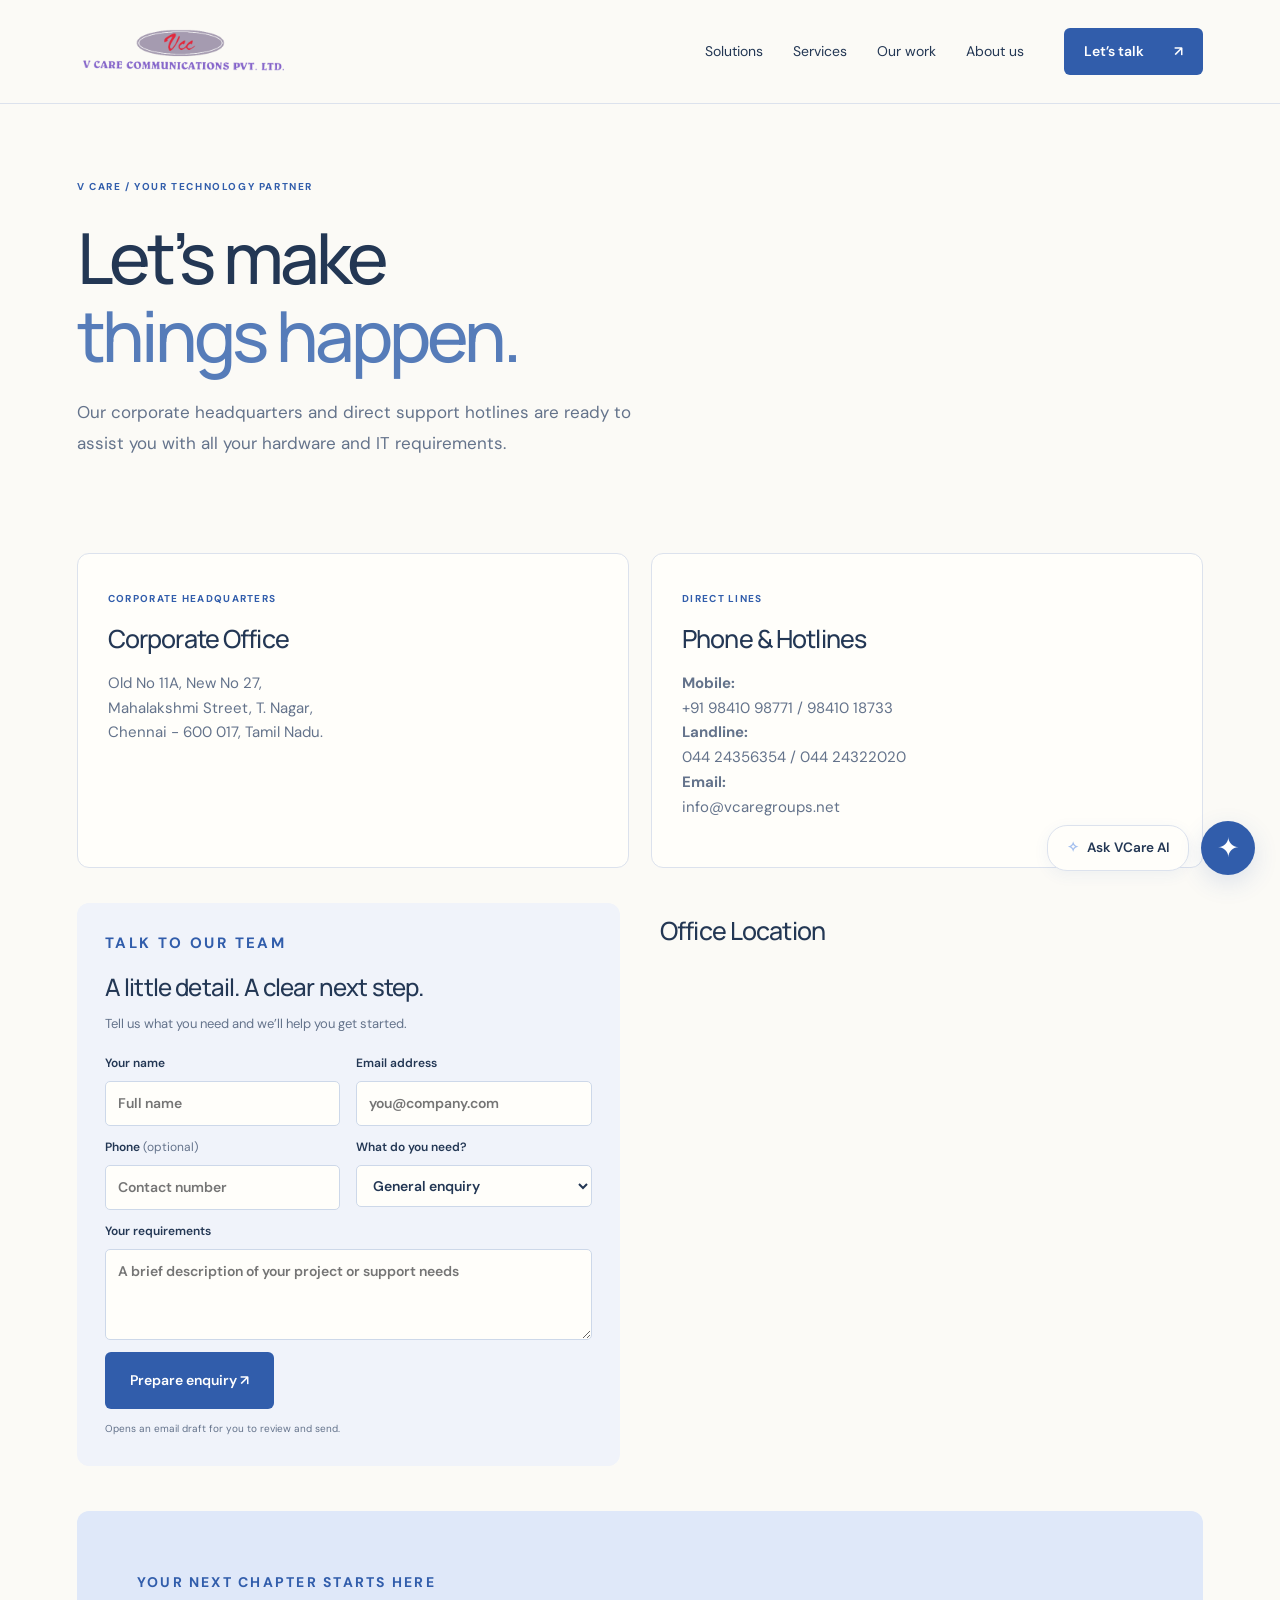
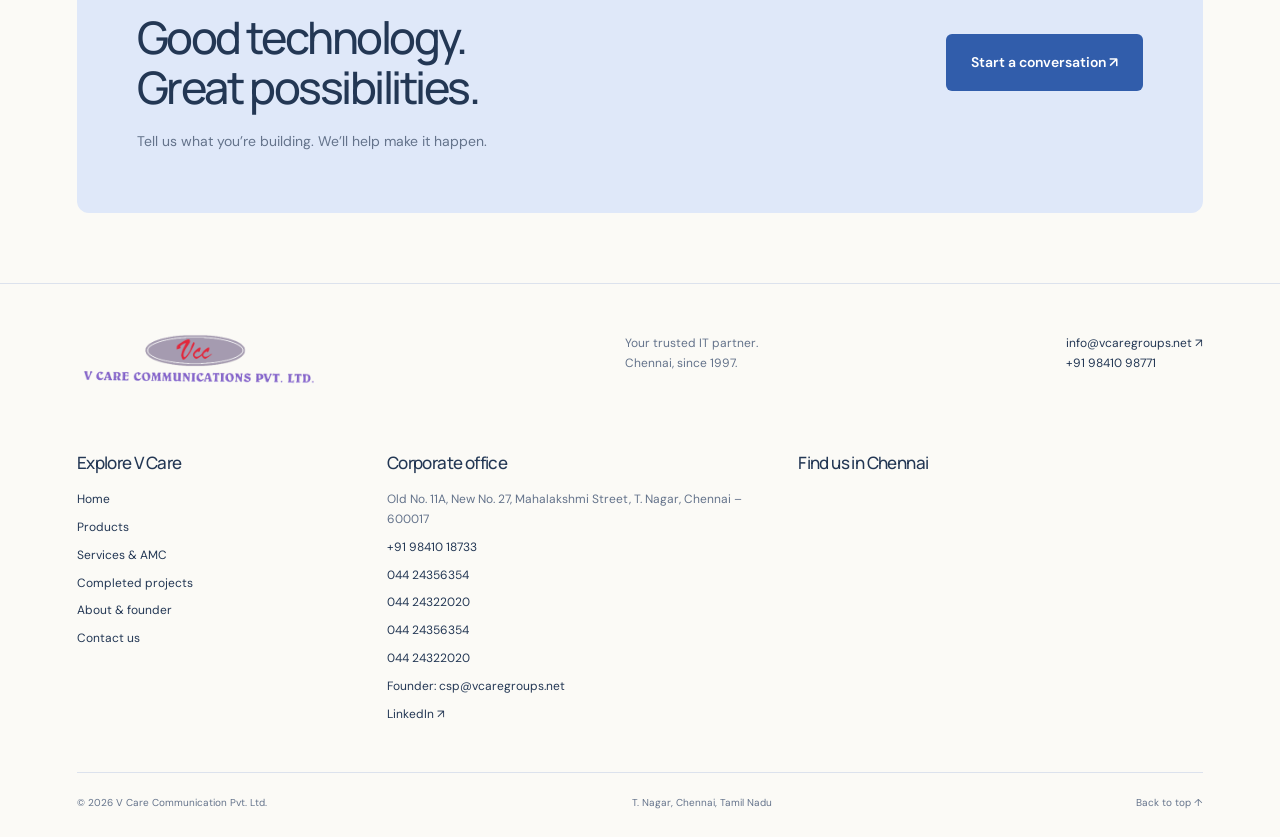
<file: contact.html>
<!doctype html><html lang="en"><head><meta charset="utf-8"><meta name="viewport" content="width=device-width,initial-scale=1"><meta name="description" content="V Care Communication — enterprise IT hardware, systems integration, networking and maintenance in Chennai since 1997."><title>V Care — Technology that moves you forward</title><link rel="stylesheet" href="css/chatbot.css"><link rel="stylesheet" href="css/style.css"></head><body><a class="skip" href="#main">Skip to content</a><header><a class="brand" href="index.html" aria-label="V Care home"><img src="logo.png" alt="V Care Communication Pvt. Ltd."></a><button class="menu" aria-expanded="false" aria-controls="navigation">Menu <span>☰</span></button><nav id="navigation"><a href="products.html">Solutions</a><a href="services.html">Services</a><a href="projects.html">Our work</a><a href="about.html">About us</a></nav><a class="button small header-cta" href="contact.html">Let’s talk <span>↗</span></a></header><main id="main"><section class="page-hero"><p class="eyebrow">V CARE / YOUR TECHNOLOGY PARTNER</p><h1>Let’s make<br><em>things happen.</em></h1><p class="intro">Our corporate headquarters and direct support hotlines are ready to assist you with all your hardware and IT requirements.</p></section><div class="original-content original-contact"><section class="section">
    <div class="container">
      <div class="bento-grid">

        <div class="bento-span-6 bento-card">
          
          <span class="bento-tag">CORPORATE HEADQUARTERS</span>
          <h3 class="bento-title">Corporate Office</h3>
          <p class="bento-desc">Old No 11A, New No 27,<br>Mahalakshmi Street, T. Nagar,<br>Chennai - 600 017, Tamil Nadu.</p>
        </div>

        <div class="bento-span-6 bento-card">
          
          <span class="bento-tag">DIRECT LINES</span>
          <h3 class="bento-title">Phone & Hotlines</h3>
          <p class="bento-desc">
            <strong>Mobile:</strong> <a href="tel:+919841098771">+91 98410 98771</a> / <a href="tel:+919841018733">98410 18733</a><br>
            <strong>Landline:</strong> 044 24356354 / 044 24322020<br>
            <strong>Email:</strong> <a href="mailto:info@vcaregroups.net">info@vcaregroups.net</a>
          </p>
        </div>

      </div>

      <!-- Contact Form & Map Grid -->
      <div>

        <div class="form-box">
          <h3 class="text-gradient">Send Us a
            Message</h3>
          <p>Fill out the form below and
            our system engineers will get back to you within 2 business hours.</p>

          <form id="enquiry" class="compact-enquiry"><p class="eyebrow">TALK TO OUR TEAM</p><h3>A little detail. A clear next step.</h3><p>Tell us what you need and we’ll help you get started.</p><div class="enquiry-fields"><label>Your name<input name="name" autocomplete="name" required placeholder="Full name"></label><label>Email address<input type="email" name="email" autocomplete="email" required placeholder="you@company.com"></label><label>Phone <span>(optional)</span><input type="tel" name="phone" autocomplete="tel" placeholder="Contact number"></label><label>What do you need?<select name="service"><option>General enquiry</option><option>Hardware & computing</option><option>Networks & security</option><option>Software & cloud</option><option>AV & collaboration</option><option>Maintenance & support</option><option>Web & digital</option></select></label></div><label>Your requirements<textarea name="message" rows="3" required placeholder="A brief description of your project or support needs"></textarea></label><button class="button" type="submit">Prepare enquiry ↗</button><p class="form-note">Opens an email draft for you to review and send.</p><p id="formStatus" role="status"></p></form>
        </div>

        <div>
          <h3 class="text-gradient"> Office Location</h3>
          <div
           >
            <iframe title="V Care office location"
              src="https://www.google.com/maps/embed?pb=!1m18!1m12!1m3!1d15547.591956405066!2d80.22578973375931!3d13.042164800798362!2m3!1f0!2f0!3f0!3m2!1i1024!2i768!4f13.1!3m3!1m2!1s0x3a5266fff893aa7f%3A0x14968e3ff14acfaf!2sV%20Care%20Communication!5e0!3m2!1sen!2sin!4v1703919596959!5m2!1sen!2sin"
              width="100%" height="460" allowfullscreen="" loading="lazy"></iframe>
          </div>
        </div>

      </div>

    </div>
  </section></div></main><section class="closing"><div><p class="eyebrow">YOUR NEXT CHAPTER STARTS HERE</p><h2>Good technology.<br>Great possibilities.</h2><p>Tell us what you’re building. We’ll help make it happen.</p></div><a class="button" href="contact.html">Start a conversation ↗</a></section><footer><div class="footer-top"><a class="brand" href="index.html"><img src="logo.png" alt="V Care Communication Pvt. Ltd."></a><p>Your trusted IT partner.<br>Chennai, since 1997.</p><div><a href="mailto:info@vcaregroups.net">info@vcaregroups.net ↗</a><a href="tel:+919841098771">+91 98410 98771</a></div></div><div class="footer-extras"><div><h3>Explore V Care</h3><a href="index.html">Home</a><a href="products.html">Products</a><a href="services.html">Services & AMC</a><a href="projects.html">Completed projects</a><a href="about.html">About & founder</a><a href="contact.html">Contact us</a></div><div><h3>Corporate office</h3><p>Old No. 11A, New No. 27, Mahalakshmi Street, T. Nagar, Chennai – 600017</p><a href="tel:+919841018733">+91 98410 18733</a><a href="tel:04424356354">044 24356354</a><a href="tel:04424322020">044 24322020</a><a href="tel:04424356354">044 24356354</a><a href="tel:04424322020">044 24322020</a><a href="mailto:csp@vcaregroups.net">Founder: csp@vcaregroups.net</a><a href="https://www.linkedin.com/company/vcare-communication-pvt-ltd/" target="_blank" rel="noopener">LinkedIn ↗</a></div><div><h3>Find us in Chennai</h3><iframe src="https://www.google.com/maps/embed?pb=!1m18!1m12!1m3!1d15547.591956405066!2d80.22578973375931!3d13.042164800798362!2m3!1f0!2f0!3f0!3m2!1i1024!2i768!4f13.1!3m3!1m2!1s0x3a5266fff893aa7f%3A0x14968e3ff14acfaf!2sV%20Care%20Communication!5e0!3m2!1sen!2sin!4v1703919596959!5m2!1sen!2sin" width="100%" height="460" allowfullscreen="" loading="lazy" title="V Care office location"></iframe></div></div><div class="footer-bottom"><span>© <span id="year"></span> V Care Communication Pvt. Ltd.</span><a href="contact.html">T. Nagar, Chennai, Tamil Nadu</a><a href="#main">Back to top ↑</a></div></footer><script src="js/chatbot-data.js"></script><script src="js/chatbot.js"></script><script src="js/site.js"></script></body></html>
</file>
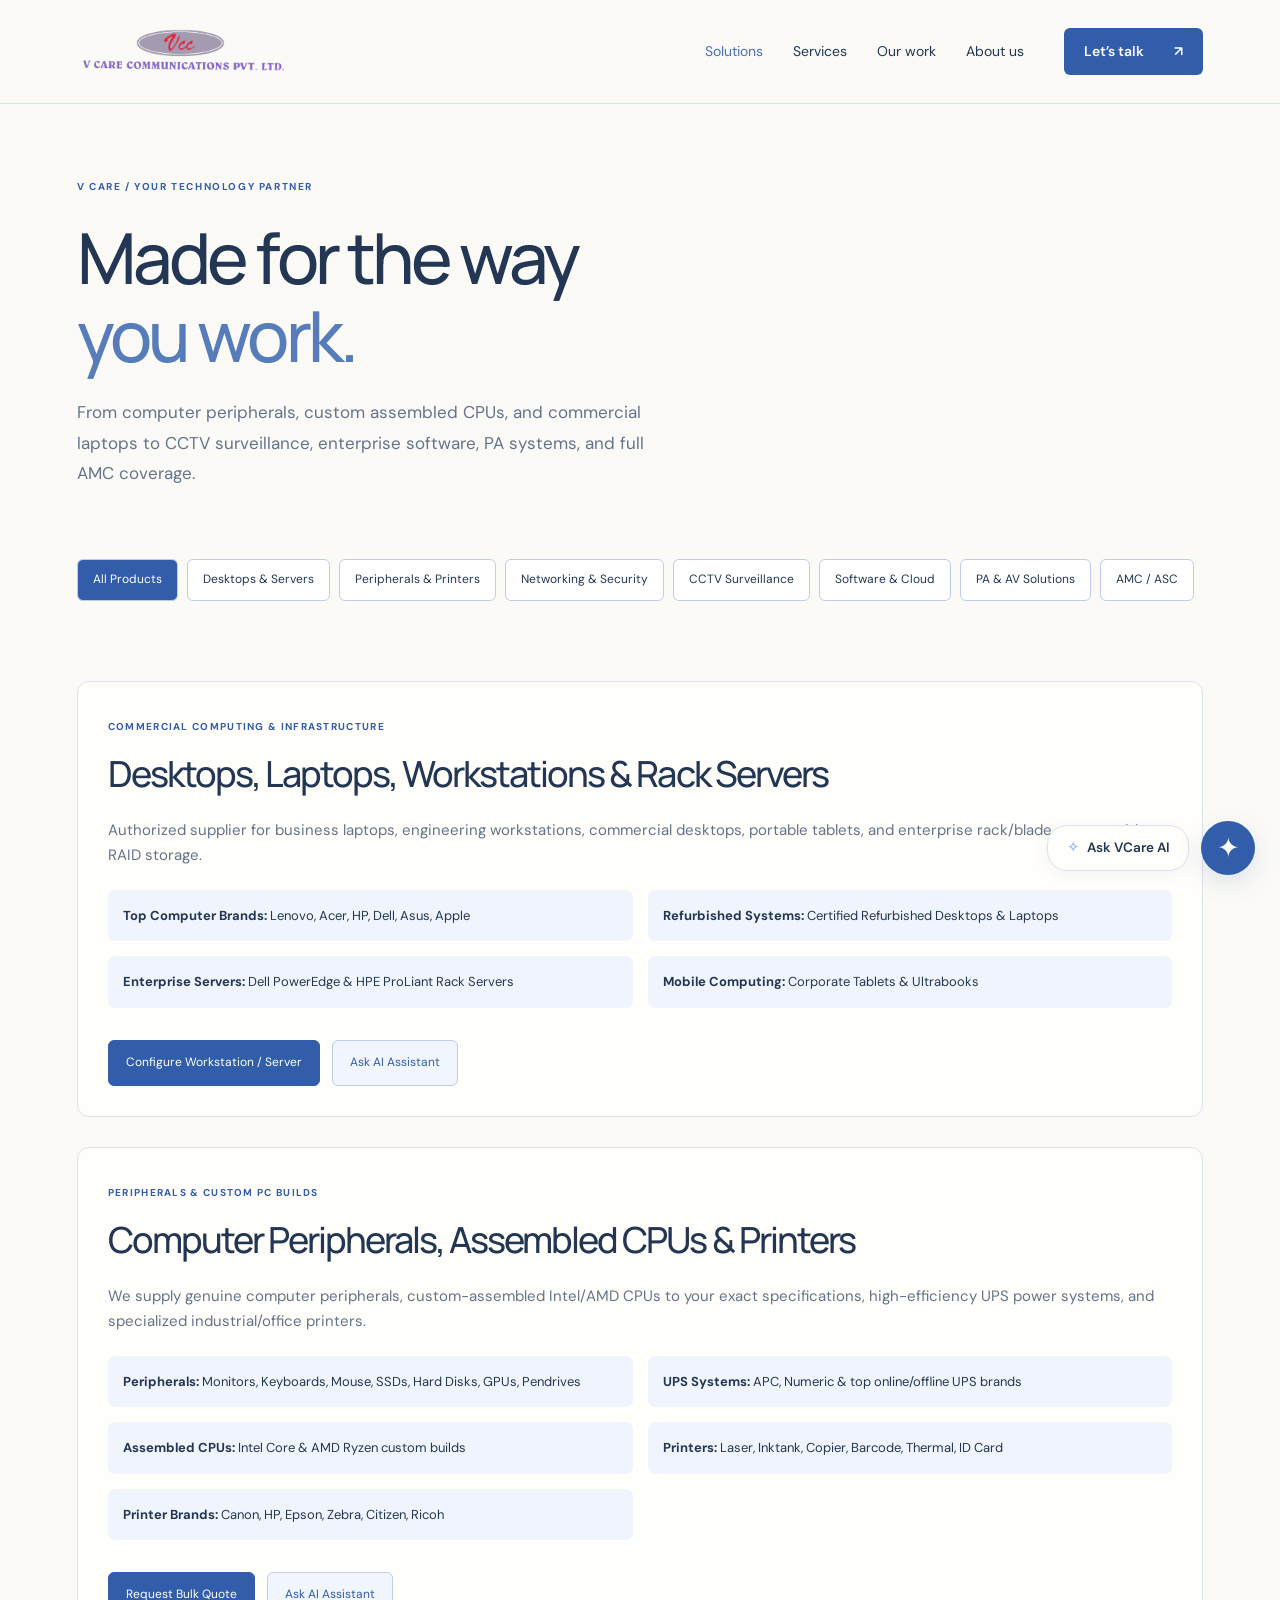
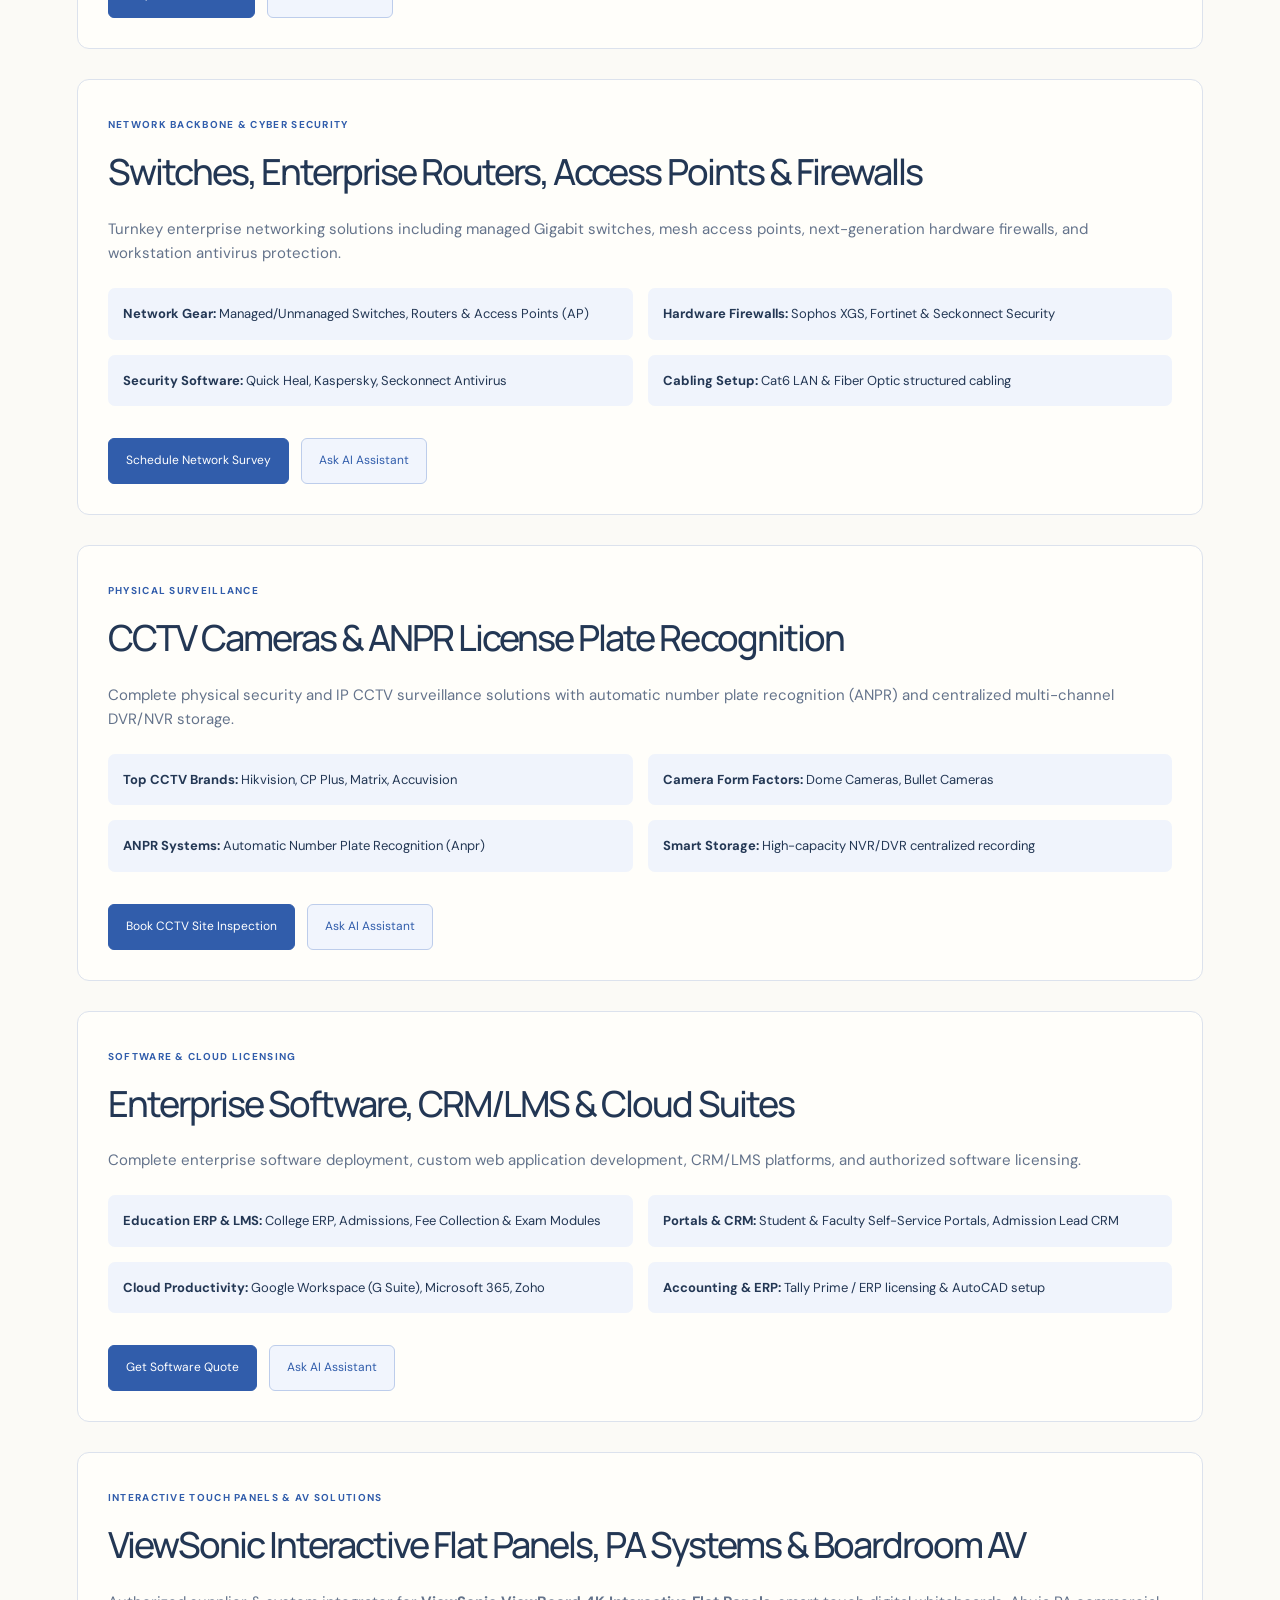
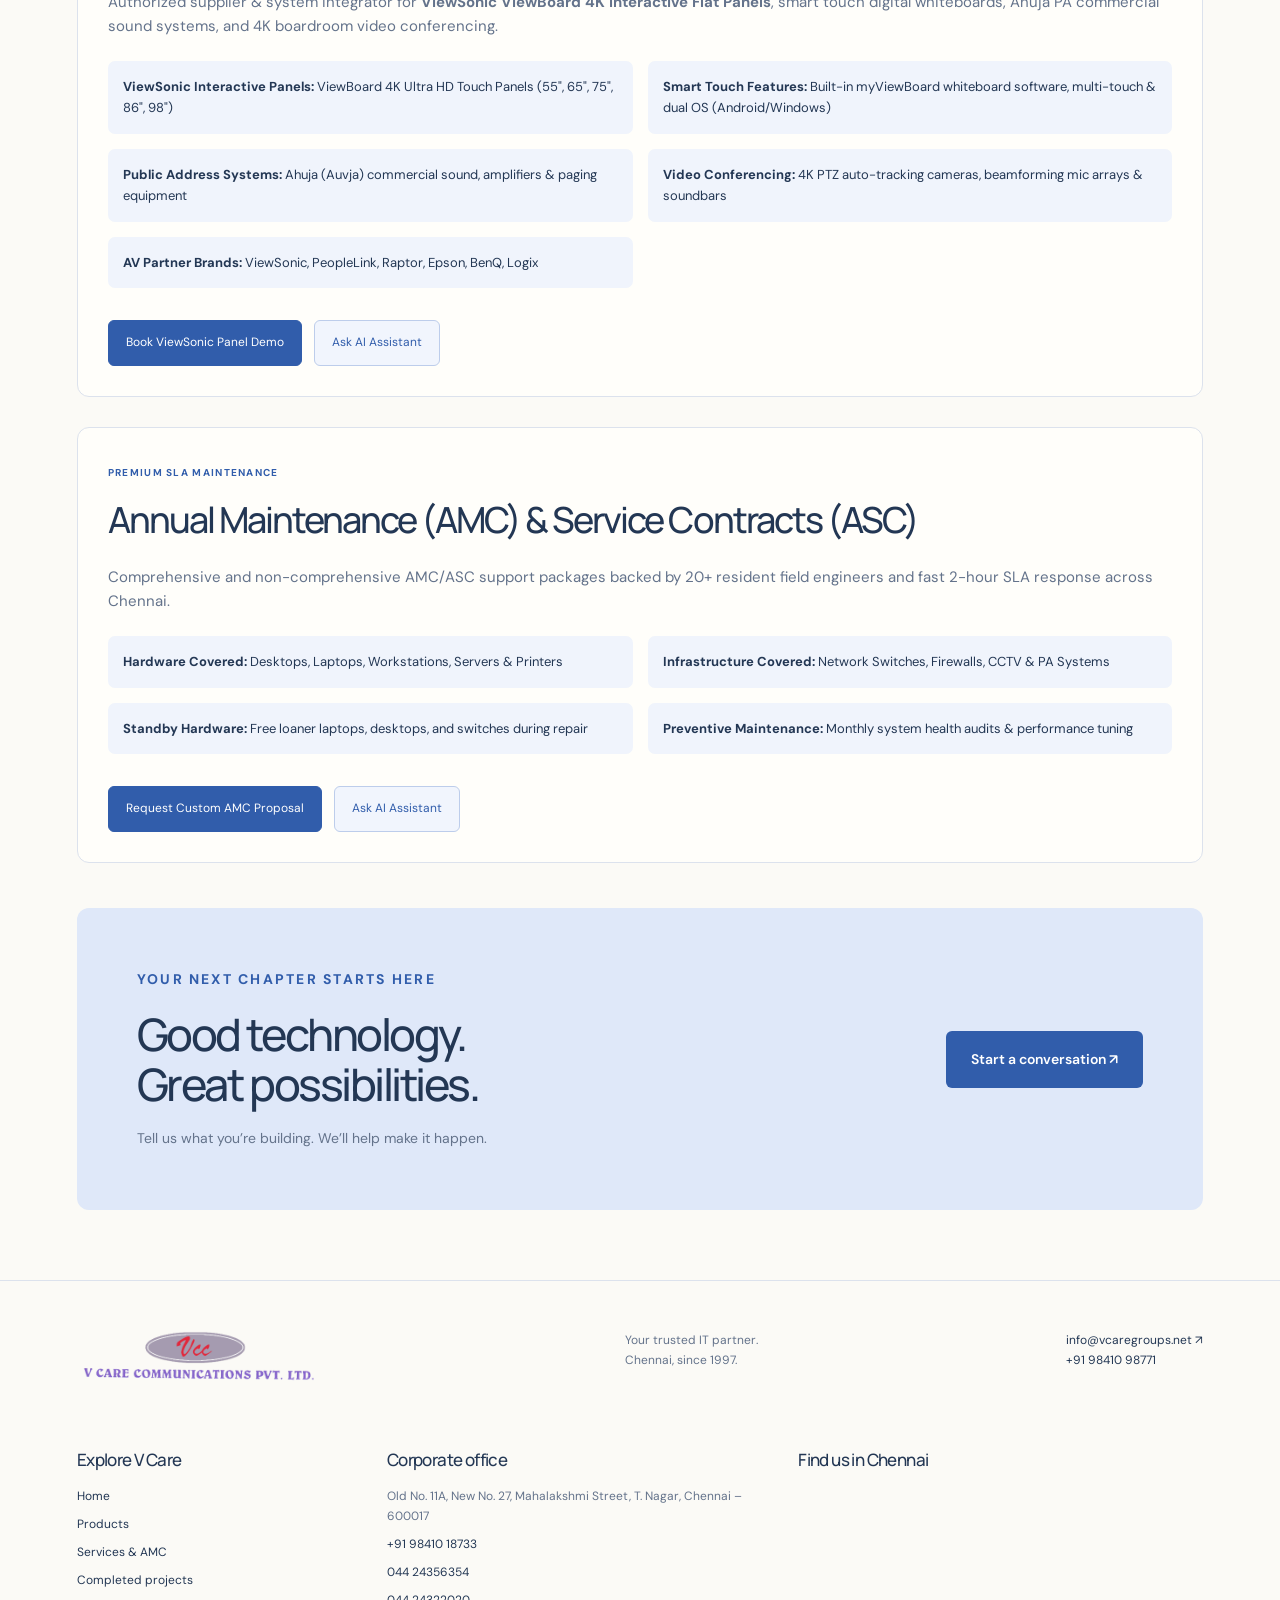
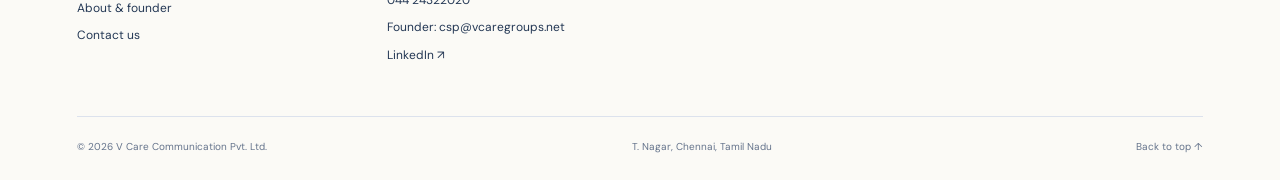
<file: products.html>
<!doctype html><html lang="en"><head><meta charset="utf-8"><meta name="viewport" content="width=device-width,initial-scale=1"><meta name="description" content="V Care Communication — enterprise IT hardware, systems integration, networking and maintenance in Chennai since 1997."><title>V Care — Technology that moves you forward</title><link rel="stylesheet" href="css/chatbot.css"><link rel="stylesheet" href="css/style.css"></head><body><a class="skip" href="#main">Skip to content</a><header><a class="brand" href="index.html" aria-label="V Care home"><img src="logo.png" alt="V Care Communication Pvt. Ltd."></a><button class="menu" aria-expanded="false" aria-controls="navigation">Menu <span>☰</span></button><nav id="navigation"><a href="products.html">Solutions</a><a href="services.html">Services</a><a href="projects.html">Our work</a><a href="about.html">About us</a></nav><a class="button small header-cta" href="contact.html">Let’s talk <span>↗</span></a></header><main id="main"><section class="page-hero"><p class="eyebrow">V CARE / YOUR TECHNOLOGY PARTNER</p><h1>Made for the way<br><em>you work.</em></h1><p class="intro">From computer
        peripherals, custom assembled CPUs, and commercial laptops to CCTV surveillance, enterprise software, PA
        systems, and full AMC coverage.</p></section><div class="original-content"><section>
    <div class="container">
      <div class="product-tabs-nav" id="productFilterBar">
        <button class="tab-btn active" data-filter="all"> All Products</button>
        <button class="tab-btn" data-filter="computing"> Desktops & Servers</button>
        <button class="tab-btn" data-filter="peripherals"> Peripherals & Printers</button>
        <button class="tab-btn" data-filter="networking"> Networking &
          Security</button>
        <button class="tab-btn" data-filter="cctv"> CCTV Surveillance</button>
        <button class="tab-btn" data-filter="software"> Software & Cloud</button>
        <button class="tab-btn" data-filter="av-pa"> PA & AV Solutions</button>
        <button class="tab-btn" data-filter="amc"> AMC / ASC</button>
      </div>
    </div>
  </section><section class="section">
    <div class="container">
      <div id="productsContainer">

        
        <div class="bento-card product-card-item" data-category="computing">
          <div class="product-detail-card">
            <div class="product-img-box product-visual">
            </div>
            <div>
              <span class="bento-tag">COMMERCIAL COMPUTING & INFRASTRUCTURE</span>
              <h2 class="text-gradient">Desktops, Laptops, Workstations
                & Rack Servers</h2>
              <p>Authorized supplier for
                business laptops, engineering workstations, commercial desktops, portable tablets, and enterprise
                rack/blade servers with RAID storage.</p>

              <div class="product-specs-grid">
                <div class="product-spec-item"> <strong>Top Computer Brands:</strong>
                  Lenovo, Acer, HP, Dell, Asus, Apple</div>
                <div class="product-spec-item"> <strong>Refurbished Systems:</strong>
                  Certified Refurbished Desktops & Laptops</div>
                <div class="product-spec-item"> <strong>Enterprise Servers:</strong>
                  Dell PowerEdge & HPE ProLiant Rack Servers</div>
                <div class="product-spec-item"> <strong>Mobile Computing:</strong>
                  Corporate Tablets & Ultrabooks</div>
              </div>

              <div>
                <a href="contact.html" class="btn btn-primary">Configure Workstation / Server </a>
                <button class="btn btn-outline js-open-chat" data-prompt="Show laptop, desktop, server, and refurbished models available">Ask AI Assistant </button>
              </div>
            </div>
          </div>
        </div>

        
        <div class="bento-card product-card-item" data-category="peripherals">
          <div class="product-detail-card">
            <div class="product-img-box product-visual">
            </div>
            <div>
              <span class="bento-tag">PERIPHERALS & CUSTOM PC BUILDS</span>
              <h2 class="text-gradient">Computer Peripherals, Assembled
                CPUs & Printers</h2>
              <p>We supply genuine
                computer peripherals, custom-assembled Intel/AMD CPUs to your exact specifications, high-efficiency UPS
                power systems, and specialized industrial/office printers.</p>

              <div class="product-specs-grid">
                <div class="product-spec-item"> <strong>Peripherals:</strong>
                  Monitors, Keyboards, Mouse, SSDs, Hard Disks, GPUs, Pendrives</div>
                <div class="product-spec-item"> <strong>UPS Systems:</strong> APC,
                  Numeric & top online/offline UPS brands</div>
                <div class="product-spec-item"> <strong>Assembled CPUs:</strong>
                  Intel Core & AMD Ryzen custom builds</div>
                <div class="product-spec-item"> <strong>Printers:</strong> Laser,
                  Inktank, Copier, Barcode, Thermal, ID Card</div>
                <div class="product-spec-item"> <strong>Printer Brands:</strong>
                  Canon, HP, Epson, Zebra, Citizen, Ricoh</div>
              </div>

              <div>
                <a href="contact.html" class="btn btn-primary">Request Bulk Quote </a>
                <button class="btn btn-outline js-open-chat" data-prompt="What printers, UPS brands, and assembled CPU components do you offer?">Ask AI Assistant
                  </button>
              </div>
            </div>
          </div>
        </div>

        
        <div class="bento-card product-card-item" data-category="networking">
          <div class="product-detail-card">
            <div class="product-img-box product-visual">
            </div>
            <div>
              <span class="bento-tag">NETWORK BACKBONE & CYBER SECURITY</span>
              <h2 class="text-gradient">Switches, Enterprise Routers,
                Access Points & Firewalls</h2>
              <p>Turnkey enterprise
                networking solutions including managed Gigabit switches, mesh access points, next-generation hardware
                firewalls, and workstation antivirus protection.</p>

              <div class="product-specs-grid">
                <div class="product-spec-item"> <strong>Network Gear:</strong>
                  Managed/Unmanaged Switches, Routers & Access Points (AP)</div>
                <div class="product-spec-item"> <strong>Hardware Firewalls:</strong>
                  Sophos XGS, Fortinet & Seckonnect Security</div>
                <div class="product-spec-item"> <strong>Security Software:</strong>
                  Quick Heal, Kaspersky, Seckonnect Antivirus</div>
                <div class="product-spec-item"> <strong>Cabling Setup:</strong> Cat6
                  LAN & Fiber Optic structured cabling</div>
              </div>

              <div>
                <a href="contact.html" class="btn btn-primary">Schedule Network Survey </a>
                <button class="btn btn-outline js-open-chat" data-prompt="What networking switches, firewalls, and security software do you provide?">Ask AI
                  Assistant </button>
              </div>
            </div>
          </div>
        </div>

        
        <div class="bento-card product-card-item" data-category="cctv">
          <div class="product-detail-card">
            <div class="product-img-box product-visual">
            </div>
            <div>
              <span class="bento-tag">PHYSICAL SURVEILLANCE</span>
              <h2 class="text-gradient">CCTV Cameras & ANPR License
                Plate Recognition</h2>
              <p>Complete physical
                security and IP CCTV surveillance solutions with automatic number plate recognition (ANPR) and
                centralized multi-channel DVR/NVR storage.</p>

              <div class="product-specs-grid">
                <div class="product-spec-item"> <strong>Top CCTV Brands:</strong>
                  Hikvision, CP Plus, Matrix, Accuvision</div>
                <div class="product-spec-item"> <strong>Camera Form Factors:</strong>
                  Dome Cameras, Bullet Cameras</div>
                <div class="product-spec-item"> <strong>ANPR Systems:</strong>
                  Automatic Number Plate Recognition (Anpr)</div>
                <div class="product-spec-item"> <strong>Smart Storage:</strong>
                  High-capacity NVR/DVR centralized recording</div>
              </div>

              <div>
                <a href="contact.html" class="btn btn-primary">Book CCTV Site Inspection </a>
                <button class="btn btn-outline js-open-chat" data-prompt="Tell me about CCTV camera brands, Hikvision, CP Plus, and ANPR systems">Ask AI Assistant
                  </button>
              </div>
            </div>
          </div>
        </div>

        
        <div class="bento-card product-card-item" data-category="software">
          <div class="product-detail-card">
            <div class="product-img-box product-visual">
            </div>
            <div>
              <span class="bento-tag">SOFTWARE & CLOUD LICENSING</span>
              <h2 class="text-gradient">Enterprise Software, CRM/LMS &
                Cloud Suites</h2>
              <p>Complete enterprise
                software deployment, custom web application development, CRM/LMS platforms, and authorized software
                licensing.</p>

              <div class="product-specs-grid">
                <div class="product-spec-item"> <strong>Education ERP & LMS:</strong>
                  College ERP, Admissions, Fee Collection & Exam Modules</div>
                <div class="product-spec-item"> <strong>Portals & CRM:</strong>
                  Student & Faculty Self-Service Portals, Admission Lead CRM</div>
                <div class="product-spec-item"> <strong>Cloud Productivity:</strong>
                  Google Workspace (G Suite), Microsoft 365, Zoho</div>
                <div class="product-spec-item"> <strong>Accounting & ERP:</strong>
                  Tally Prime / ERP licensing & AutoCAD setup</div>
              </div>

              <div>
                <a href="contact.html" class="btn btn-primary">Get Software Quote </a>
                <button class="btn btn-outline js-open-chat" data-prompt="What software licenses (Tally, Zoho, G Suite, Microsoft, AutoCAD, CRM, LMS) do you provide?">Ask
                  AI Assistant </button>
              </div>
            </div>
          </div>
        </div>

        
        <div class="bento-card product-card-item" data-category="av-pa">
          <div class="product-detail-card">
            <div class="product-img-box product-visual">
            </div>
            <div>
              <span class="bento-tag">INTERACTIVE TOUCH PANELS & AV SOLUTIONS</span>
              <h2 class="text-gradient">ViewSonic Interactive Flat
                Panels, PA Systems & Boardroom AV</h2>
              <p>Authorized supplier &
                system integrator for <strong>ViewSonic ViewBoard 4K Interactive Flat Panels</strong>, smart touch
                digital whiteboards, Ahuja PA commercial sound systems, and 4K boardroom video conferencing.</p>

              <div class="product-specs-grid">
                <div class="product-spec-item"> <strong>ViewSonic Interactive
                    Panels:</strong> ViewBoard 4K Ultra HD Touch Panels (55", 65", 75", 86", 98")</div>
                <div class="product-spec-item"> <strong>Smart Touch
                    Features:</strong> Built-in myViewBoard whiteboard software, multi-touch & dual OS (Android/Windows)
                </div>
                <div class="product-spec-item"> <strong>Public Address
                    Systems:</strong> Ahuja (Auvja) commercial sound, amplifiers & paging equipment</div>
                <div class="product-spec-item"> <strong>Video Conferencing:</strong>
                  4K PTZ auto-tracking cameras, beamforming mic arrays & soundbars</div>
                <div class="product-spec-item"> <strong>AV Partner Brands:</strong>
                  ViewSonic, PeopleLink, Raptor, Epson, BenQ, Logix</div>
              </div>

              <div>
                <a href="contact.html" class="btn btn-primary">Book ViewSonic Panel Demo </a>
                <button class="btn btn-outline js-open-chat" data-prompt="Tell me about ViewSonic Interactive Flat Panels, ViewBoard touch displays, and Ahuja PA systems">Ask
                  AI Assistant </button>
              </div>
            </div>
          </div>
        </div>

        
        <div class="bento-card product-card-item" data-category="amc">
          <div class="product-detail-card">
            <div class="product-img-box product-visual">
            </div>
            <div>
              <span class="bento-tag">PREMIUM SLA MAINTENANCE</span>
              <h2 class="text-gradient">Annual Maintenance (AMC) &
                Service Contracts (ASC)</h2>
              <p>Comprehensive and
                non-comprehensive AMC/ASC support packages backed by 20+ resident field engineers and fast 2-hour SLA
                response across Chennai.</p>

              <div class="product-specs-grid">
                <div class="product-spec-item"> <strong>Hardware Covered:</strong>
                  Desktops, Laptops, Workstations, Servers & Printers</div>
                <div class="product-spec-item"> <strong>Infrastructure
                    Covered:</strong> Network Switches, Firewalls, CCTV & PA Systems</div>
                <div class="product-spec-item"> <strong>Standby Hardware:</strong>
                  Free loaner laptops, desktops, and switches during repair</div>
                <div class="product-spec-item"> <strong>Preventive
                    Maintenance:</strong> Monthly system health audits & performance tuning</div>
              </div>

              <div>
                <a href="contact.html" class="btn btn-primary">Request Custom AMC Proposal </a>
                <button class="btn btn-outline js-open-chat" data-prompt="Tell me about your AMC / ASC contract packages and SLAs">Ask AI Assistant </button>
              </div>
            </div>
          </div>
        </div>

      </div>
    </div>
  </section></div></main><section class="closing"><div><p class="eyebrow">YOUR NEXT CHAPTER STARTS HERE</p><h2>Good technology.<br>Great possibilities.</h2><p>Tell us what you’re building. We’ll help make it happen.</p></div><a class="button" href="contact.html">Start a conversation ↗</a></section><footer><div class="footer-top"><a class="brand" href="index.html"><img src="logo.png" alt="V Care Communication Pvt. Ltd."></a><p>Your trusted IT partner.<br>Chennai, since 1997.</p><div><a href="mailto:info@vcaregroups.net">info@vcaregroups.net ↗</a><a href="tel:+919841098771">+91 98410 98771</a></div></div><div class="footer-extras"><div><h3>Explore V Care</h3><a href="index.html">Home</a><a href="products.html">Products</a><a href="services.html">Services & AMC</a><a href="projects.html">Completed projects</a><a href="about.html">About & founder</a><a href="contact.html">Contact us</a></div><div><h3>Corporate office</h3><p>Old No. 11A, New No. 27, Mahalakshmi Street, T. Nagar, Chennai – 600017</p><a href="tel:+919841018733">+91 98410 18733</a><a href="tel:04424356354">044 24356354</a><a href="tel:04424322020">044 24322020</a><a href="mailto:csp@vcaregroups.net">Founder: csp@vcaregroups.net</a><a href="https://www.linkedin.com/company/vcare-communication-pvt-ltd/" target="_blank" rel="noopener">LinkedIn ↗</a></div><div><h3>Find us in Chennai</h3><iframe src="https://www.google.com/maps/embed?pb=!1m18!1m12!1m3!1d15547.591956405066!2d80.22578973375931!3d13.042164800798362!2m3!1f0!2f0!3f0!3m2!1i1024!2i768!4f13.1!3m3!1m2!1s0x3a5266fff893aa7f%3A0x14968e3ff14acfaf!2sV%20Care%20Communication!5e0!3m2!1sen!2sin!4v1703919596959!5m2!1sen!2sin" width="100%" height="460" allowfullscreen="" loading="lazy" title="V Care office location"></iframe></div></div><div class="footer-bottom"><span>© <span id="year"></span> V Care Communication Pvt. Ltd.</span><a href="contact.html">T. Nagar, Chennai, Tamil Nadu</a><a href="#main">Back to top ↑</a></div></footer><script src="js/chatbot-data.js"></script><script src="js/chatbot.js"></script><script src="js/site.js"></script></body></html>
</file>
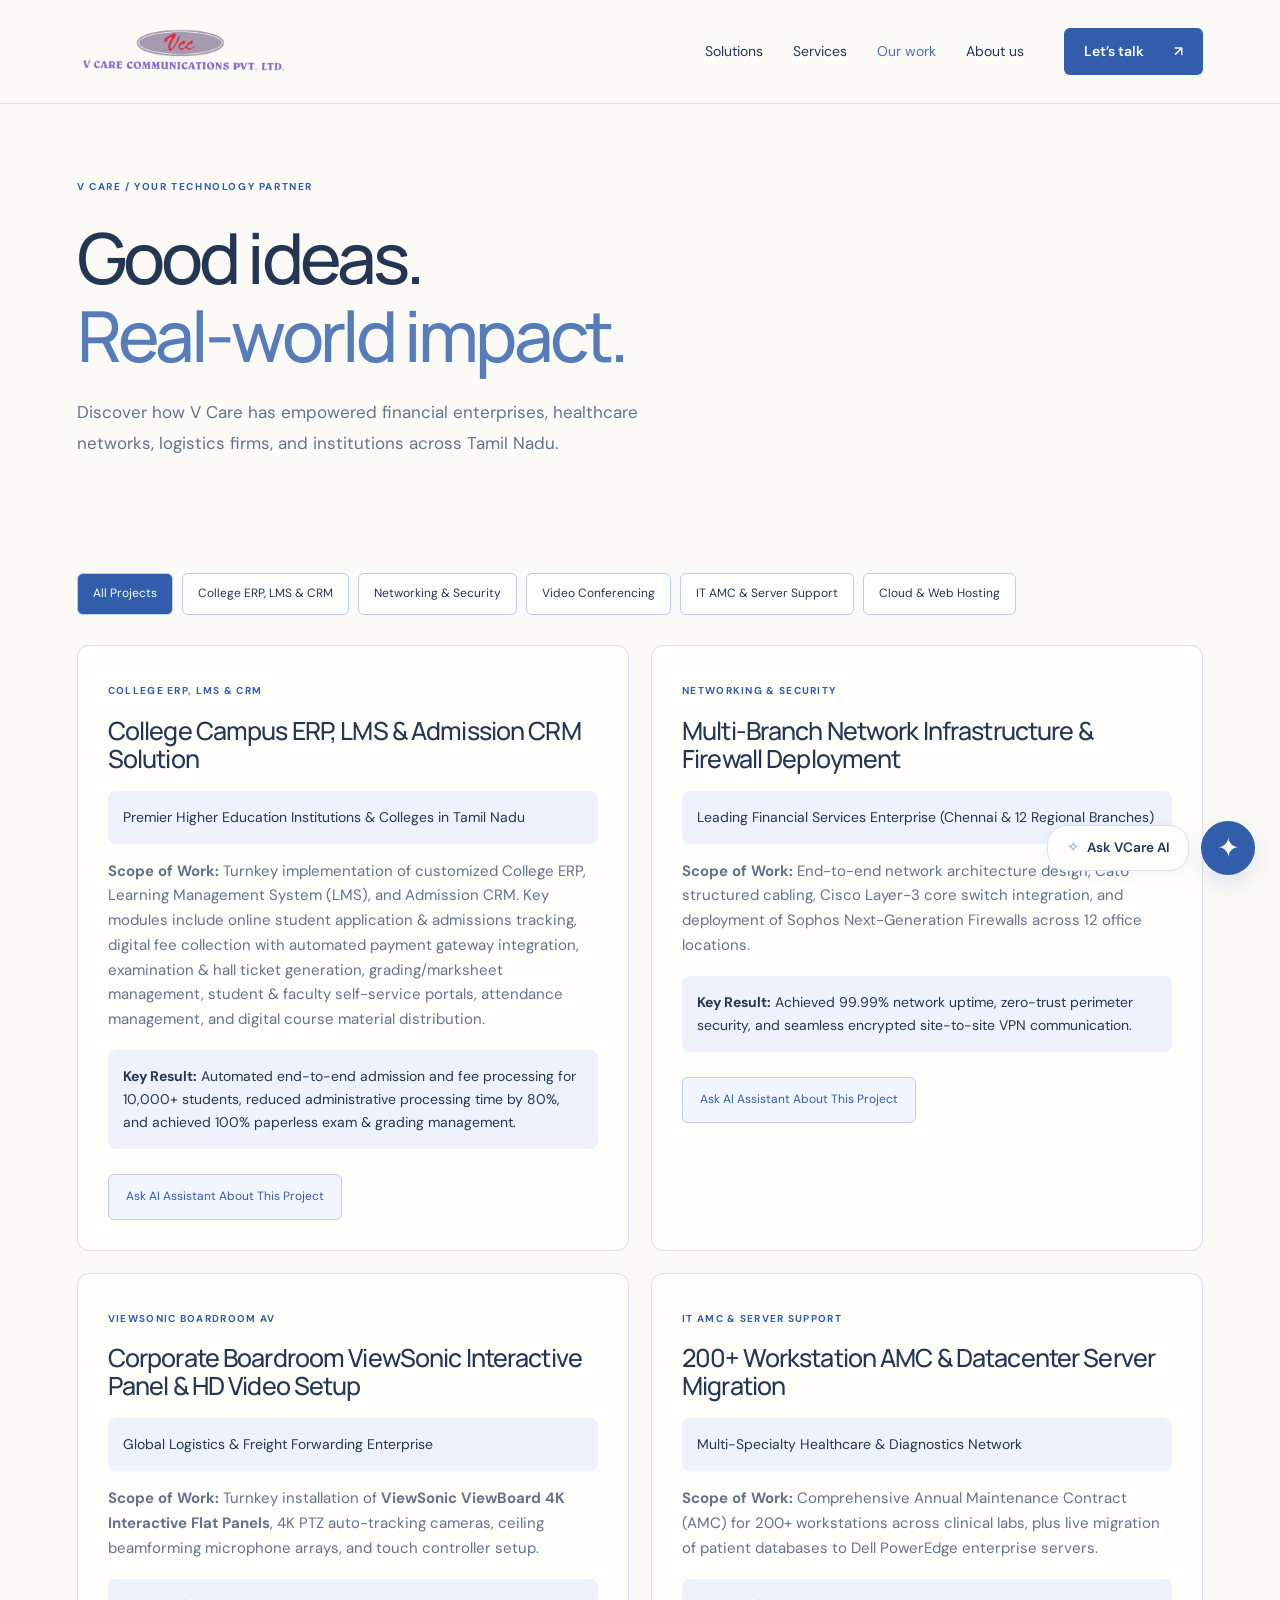
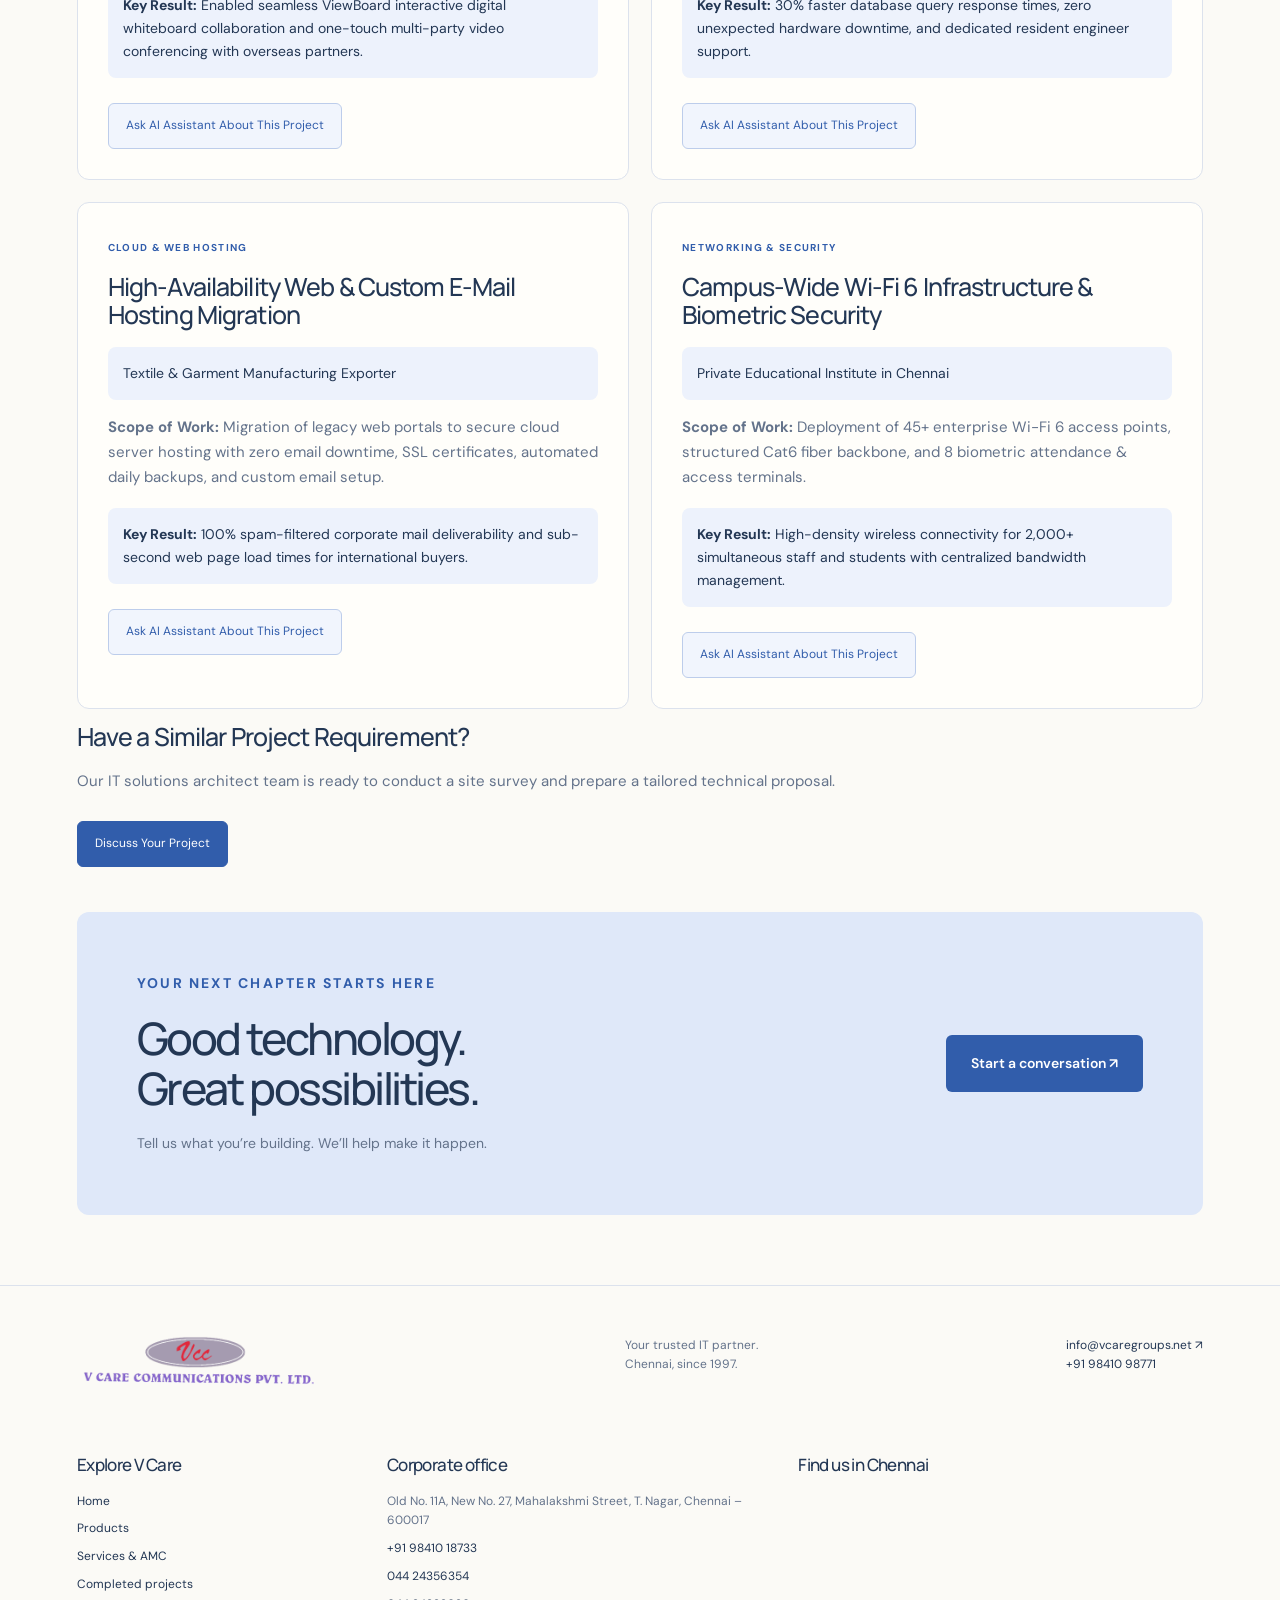
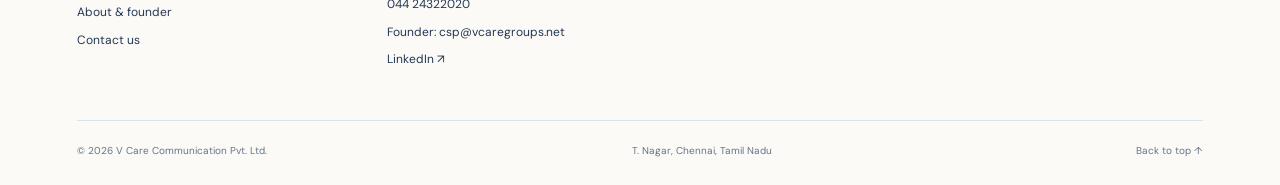
<file: projects.html>
<!doctype html><html lang="en"><head><meta charset="utf-8"><meta name="viewport" content="width=device-width,initial-scale=1"><meta name="description" content="V Care Communication — enterprise IT hardware, systems integration, networking and maintenance in Chennai since 1997."><title>V Care — Technology that moves you forward</title><link rel="stylesheet" href="css/chatbot.css"><link rel="stylesheet" href="css/style.css"></head><body><a class="skip" href="#main">Skip to content</a><header><a class="brand" href="index.html" aria-label="V Care home"><img src="logo.png" alt="V Care Communication Pvt. Ltd."></a><button class="menu" aria-expanded="false" aria-controls="navigation">Menu <span>☰</span></button><nav id="navigation"><a href="products.html">Solutions</a><a href="services.html">Services</a><a href="projects.html">Our work</a><a href="about.html">About us</a></nav><a class="button small header-cta" href="contact.html">Let’s talk <span>↗</span></a></header><main id="main"><section class="page-hero"><p class="eyebrow">V CARE / YOUR TECHNOLOGY PARTNER</p><h1>Good ideas.<br><em>Real-world impact.</em></h1><p class="intro">Discover how V Care has empowered financial enterprises, healthcare networks, logistics firms, and institutions across Tamil Nadu.</p></section><div class="original-content"><section class="section">
    <div class="container">
      
      
      <div class="filter-nav">
        <button class="filter-btn active" data-filter="all">All Projects</button>
        <button class="filter-btn" data-filter="software">College ERP, LMS & CRM</button>
        <button class="filter-btn" data-filter="networking">Networking & Security</button>
        <button class="filter-btn" data-filter="video">Video Conferencing</button>
        <button class="filter-btn" data-filter="support">IT AMC & Server Support</button>
        <button class="filter-btn" data-filter="web">Cloud & Web Hosting</button>
      </div>

      
      <div class="bento-grid">

        
        <div class="bento-span-6 bento-card project-card-item" data-category="software">
          <span class="bento-tag">COLLEGE ERP, LMS & CRM</span>
          <h3 class="bento-title">College Campus ERP, LMS & Admission CRM Solution</h3>
          <div> Premier Higher Education Institutions & Colleges in Tamil Nadu</div>
          
          <p>
            <strong>Scope of Work:</strong> Turnkey implementation of customized College ERP, Learning Management System (LMS), and Admission CRM. Key modules include online student application & admissions tracking, digital fee collection with automated payment gateway integration, examination & hall ticket generation, grading/marksheet management, student & faculty self-service portals, attendance management, and digital course material distribution.
          </p>

          <div>
            <strong> Key Result:</strong> Automated end-to-end admission and fee processing for 10,000+ students, reduced administrative processing time by 80%, and achieved 100% paperless exam & grading management.
          </div>

          <button class="btn btn-outline js-open-chat" data-prompt="Tell me about VCare&#x27;s College ERP, LMS and CRM project implementations for colleges">Ask AI Assistant About This Project </button>
        </div>

        
        <div class="bento-span-6 bento-card project-card-item" data-category="networking">
          <span class="bento-tag">NETWORKING & SECURITY</span>
          <h3 class="bento-title">Multi-Branch Network Infrastructure & Firewall Deployment</h3>
          <div> Leading Financial Services Enterprise (Chennai & 12 Regional Branches)</div>
          
          <p>
            <strong>Scope of Work:</strong> End-to-end network architecture design, Cat6 structured cabling, Cisco Layer-3 core switch integration, and deployment of Sophos Next-Generation Firewalls across 12 office locations.
          </p>

          <div>
            <strong> Key Result:</strong> Achieved 99.99% network uptime, zero-trust perimeter security, and seamless encrypted site-to-site VPN communication.
          </div>

          <button class="btn btn-outline js-open-chat" data-prompt="Tell me more about the multi-branch network and firewall project">Ask AI Assistant About This Project </button>
        </div>

        
        <div class="bento-span-6 bento-card project-card-item" data-category="video">
          
          <span class="bento-tag">VIEWSONIC BOARDROOM AV</span>
          <h3 class="bento-title">Corporate Boardroom ViewSonic Interactive Panel & HD Video Setup</h3>
          <div> Global Logistics & Freight Forwarding Enterprise</div>
          
          <p>
            <strong>Scope of Work:</strong> Turnkey installation of <strong>ViewSonic ViewBoard 4K Interactive Flat Panels</strong>, 4K PTZ auto-tracking cameras, ceiling beamforming microphone arrays, and touch controller setup.
          </p>

          <div>
            <strong> Key Result:</strong> Enabled seamless ViewBoard interactive digital whiteboard collaboration and one-touch multi-party video conferencing with overseas partners.
          </div>

          <button class="btn btn-outline js-open-chat" data-prompt="Tell me about the ViewSonic boardroom video conferencing setup project">Ask AI Assistant About This Project </button>
        </div>

        
        <div class="bento-span-6 bento-card project-card-item" data-category="support">
          <span class="bento-tag">IT AMC & SERVER SUPPORT</span>
          <h3 class="bento-title">200+ Workstation AMC & Datacenter Server Migration</h3>
          <div> Multi-Specialty Healthcare & Diagnostics Network</div>
          
          <p>
            <strong>Scope of Work:</strong> Comprehensive Annual Maintenance Contract (AMC) for 200+ workstations across clinical labs, plus live migration of patient databases to Dell PowerEdge enterprise servers.
          </p>

          <div>
            <strong> Key Result:</strong> 30% faster database query response times, zero unexpected hardware downtime, and dedicated resident engineer support.
          </div>

          <button class="btn btn-outline js-open-chat" data-prompt="How did VCare execute the 200+ workstation AMC project?">Ask AI Assistant About This Project </button>
        </div>

        
        <div class="bento-span-6 bento-card project-card-item" data-category="web">
          <span class="bento-tag">CLOUD & WEB HOSTING</span>
          <h3 class="bento-title">High-Availability Web & Custom E-Mail Hosting Migration</h3>
          <div> Textile & Garment Manufacturing Exporter</div>
          
          <p>
            <strong>Scope of Work:</strong> Migration of legacy web portals to secure cloud server hosting with zero email downtime, SSL certificates, automated daily backups, and custom email setup.
          </p>

          <div>
            <strong> Key Result:</strong> 100% spam-filtered corporate mail deliverability and sub-second web page load times for international buyers.
          </div>

          <button class="btn btn-outline js-open-chat" data-prompt="Tell me about your web hosting and email migration services">Ask AI Assistant About This Project </button>
        </div>

        
        <div class="bento-span-6 bento-card project-card-item" data-category="networking">
          <span class="bento-tag">NETWORKING & SECURITY</span>
          <h3 class="bento-title">Campus-Wide Wi-Fi 6 Infrastructure & Biometric Security</h3>
          <div> Private Educational Institute in Chennai</div>
          
          <p>
            <strong>Scope of Work:</strong> Deployment of 45+ enterprise Wi-Fi 6 access points, structured Cat6 fiber backbone, and 8 biometric attendance & access terminals.
          </p>

          <div>
            <strong> Key Result:</strong> High-density wireless connectivity for 2,000+ simultaneous staff and students with centralized bandwidth management.
          </div>

          <button class="btn btn-outline js-open-chat" data-prompt="Tell me about the campus Wi-Fi 6 and biometric project">Ask AI Assistant About This Project </button>
        </div>

      </div>

      
      <div>
        <h3 class="text-gradient">Have a Similar Project Requirement?</h3>
        <p>Our IT solutions architect team is ready to conduct a site survey and prepare a tailored technical proposal.</p>
        <a href="contact.html" class="btn btn-primary">Discuss Your Project </a>
      </div>

    </div>
  </section></div></main><section class="closing"><div><p class="eyebrow">YOUR NEXT CHAPTER STARTS HERE</p><h2>Good technology.<br>Great possibilities.</h2><p>Tell us what you’re building. We’ll help make it happen.</p></div><a class="button" href="contact.html">Start a conversation ↗</a></section><footer><div class="footer-top"><a class="brand" href="index.html"><img src="logo.png" alt="V Care Communication Pvt. Ltd."></a><p>Your trusted IT partner.<br>Chennai, since 1997.</p><div><a href="mailto:info@vcaregroups.net">info@vcaregroups.net ↗</a><a href="tel:+919841098771">+91 98410 98771</a></div></div><div class="footer-extras"><div><h3>Explore V Care</h3><a href="index.html">Home</a><a href="products.html">Products</a><a href="services.html">Services & AMC</a><a href="projects.html">Completed projects</a><a href="about.html">About & founder</a><a href="contact.html">Contact us</a></div><div><h3>Corporate office</h3><p>Old No. 11A, New No. 27, Mahalakshmi Street, T. Nagar, Chennai – 600017</p><a href="tel:+919841018733">+91 98410 18733</a><a href="tel:04424356354">044 24356354</a><a href="tel:04424322020">044 24322020</a><a href="mailto:csp@vcaregroups.net">Founder: csp@vcaregroups.net</a><a href="https://www.linkedin.com/company/vcare-communication-pvt-ltd/" target="_blank" rel="noopener">LinkedIn ↗</a></div><div><h3>Find us in Chennai</h3><iframe src="https://www.google.com/maps/embed?pb=!1m18!1m12!1m3!1d15547.591956405066!2d80.22578973375931!3d13.042164800798362!2m3!1f0!2f0!3f0!3m2!1i1024!2i768!4f13.1!3m3!1m2!1s0x3a5266fff893aa7f%3A0x14968e3ff14acfaf!2sV%20Care%20Communication!5e0!3m2!1sen!2sin!4v1703919596959!5m2!1sen!2sin" width="100%" height="460" allowfullscreen="" loading="lazy" title="V Care office location"></iframe></div></div><div class="footer-bottom"><span>© <span id="year"></span> V Care Communication Pvt. Ltd.</span><a href="contact.html">T. Nagar, Chennai, Tamil Nadu</a><a href="#main">Back to top ↑</a></div></footer><script src="js/chatbot-data.js"></script><script src="js/chatbot.js"></script><script src="js/site.js"></script></body></html>
</file>
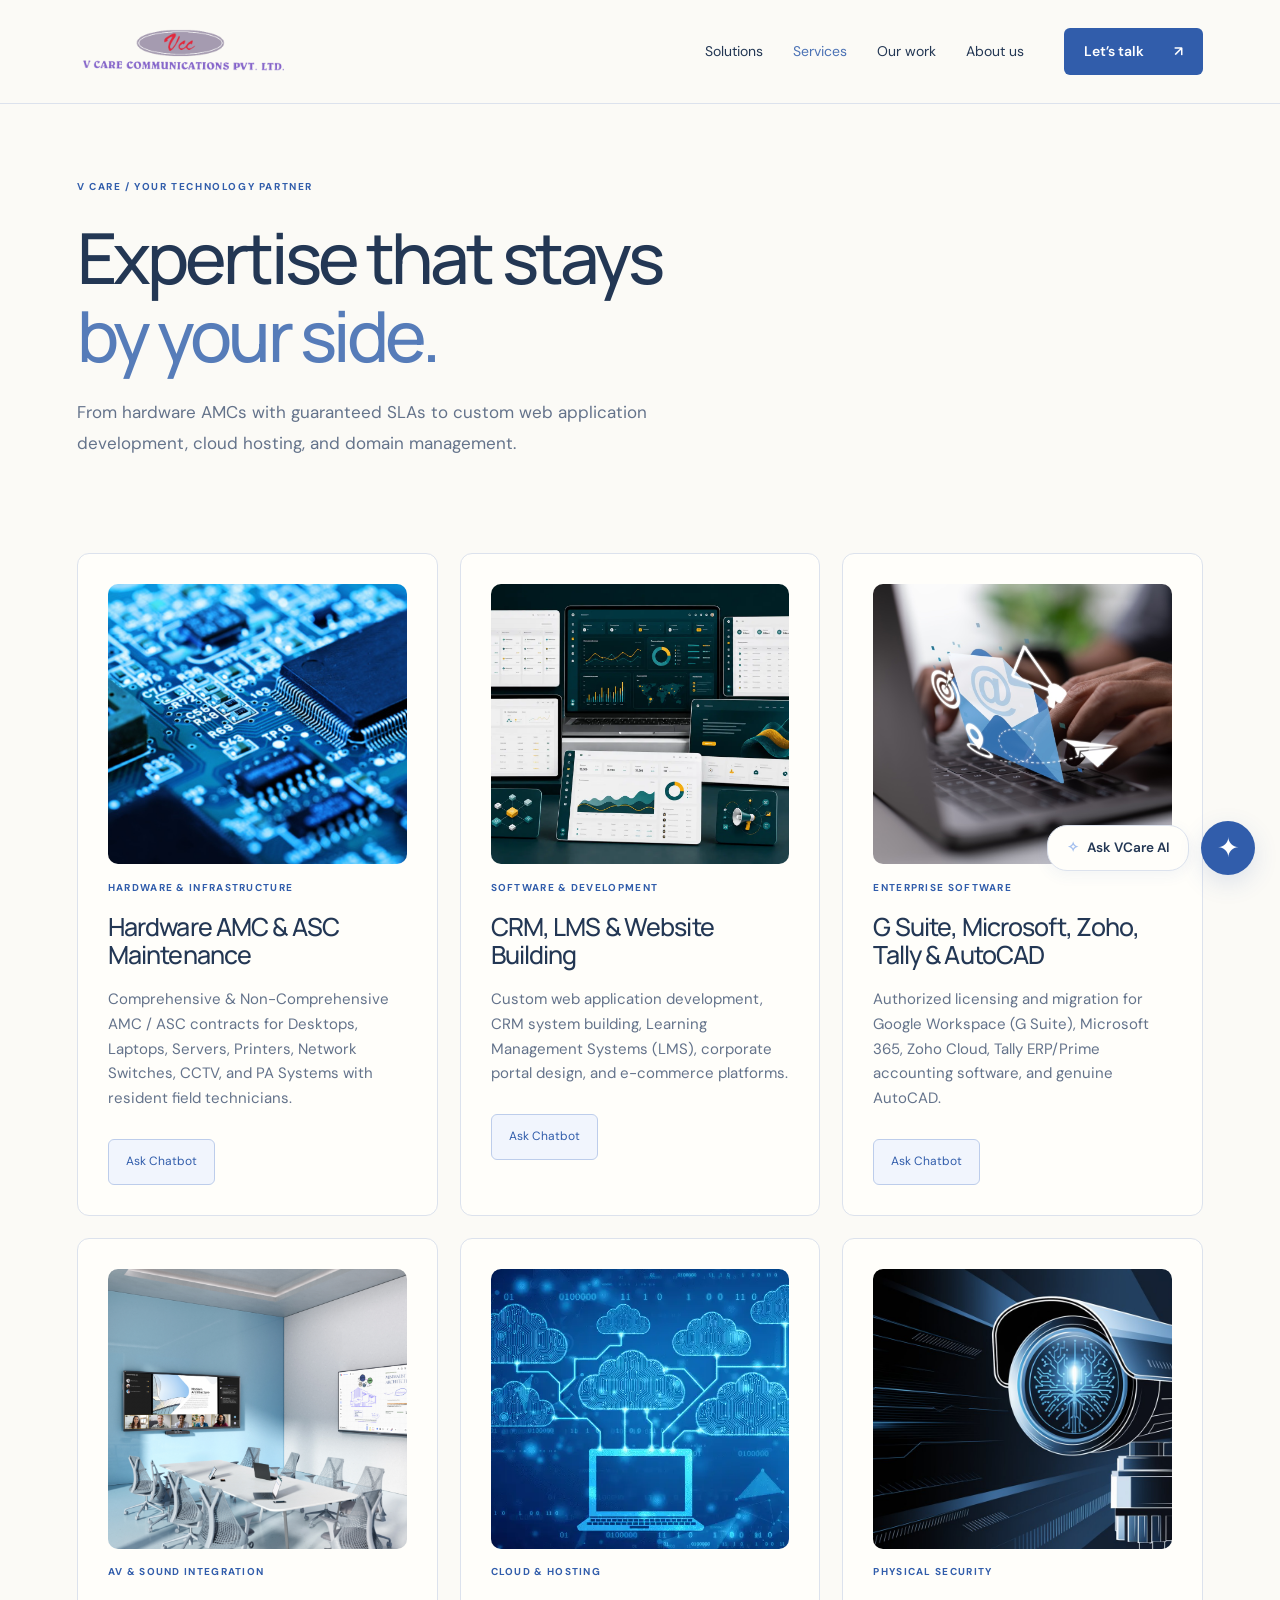
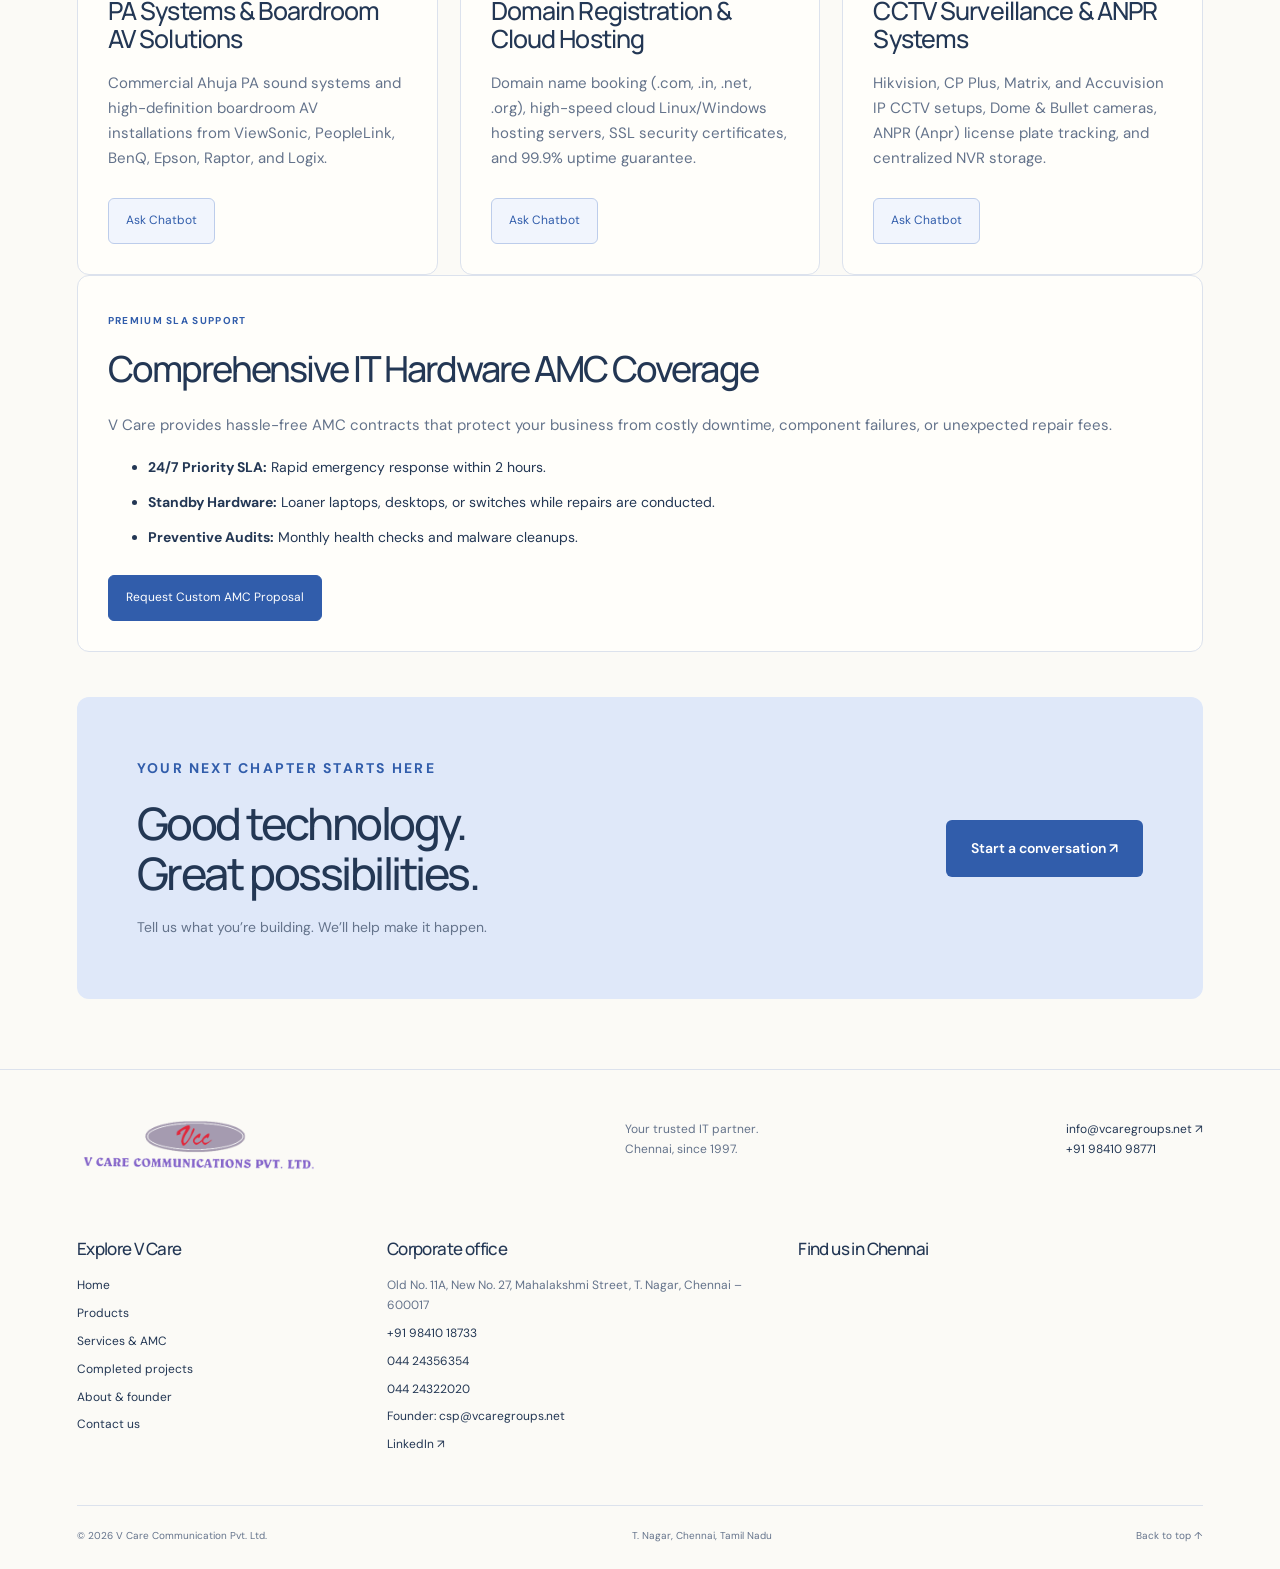
<file: services.html>
<!doctype html><html lang="en"><head><meta charset="utf-8"><meta name="viewport" content="width=device-width,initial-scale=1"><meta name="description" content="V Care Communication — enterprise IT hardware, systems integration, networking and maintenance in Chennai since 1997."><title>V Care — Technology that moves you forward</title><link rel="stylesheet" href="css/chatbot.css"><link rel="stylesheet" href="css/style.css"></head><body><a class="skip" href="#main">Skip to content</a><header><a class="brand" href="index.html" aria-label="V Care home"><img src="logo.png" alt="V Care Communication Pvt. Ltd."></a><button class="menu" aria-expanded="false" aria-controls="navigation">Menu <span>☰</span></button><nav id="navigation"><a href="products.html">Solutions</a><a href="services.html">Services</a><a href="projects.html">Our work</a><a href="about.html">About us</a></nav><a class="button small header-cta" href="contact.html">Let’s talk <span>↗</span></a></header><main id="main"><section class="page-hero"><p class="eyebrow">V CARE / YOUR TECHNOLOGY PARTNER</p><h1>Expertise that stays<br><em>by your side.</em></h1><p class="intro">From hardware
        AMCs with guaranteed SLAs to custom web application development, cloud hosting, and domain management.</p></section><div class="original-content"><section class="section">
    <div class="container">

      <div class="bento-grid">

        
        <div class="bento-span-4 bento-card">
          <div class="service-visual">
            <img src="Picture-of-a-motherboard.jpg" alt="IT support technician handling business hardware maintenance">
          </div>
          <span class="bento-tag">HARDWARE & INFRASTRUCTURE</span>
          <h3 class="bento-title">Hardware AMC & ASC Maintenance</h3>
          <p class="bento-desc">Comprehensive & Non-Comprehensive AMC / ASC contracts for Desktops, Laptops, Servers,
            Printers, Network Switches, CCTV, and PA Systems with resident field technicians.</p>
          <button class="btn btn-outline js-open-chat" data-prompt="Tell me about your hardware AMC and ASC support contracts">Ask Chatbot </button>
        </div>

        
        <div class="bento-span-4 bento-card">
          <div class="service-visual">
            <img src="software-dashboard-suite.webp" alt="Development team building business software and CRM solutions">
          </div>
          <span class="bento-tag">SOFTWARE & DEVELOPMENT</span>
          <h3 class="bento-title">CRM, LMS & Website Building</h3>
          <p class="bento-desc">Custom web application development, CRM system building, Learning Management Systems
            (LMS), corporate portal design, and e-commerce platforms.</p>
          <button class="btn btn-outline js-open-chat" data-prompt="What CRM, LMS, and website building solutions do you offer?">Ask Chatbot </button>
        </div>

        
        <div class="bento-span-4 bento-card">
          <div class="service-visual">
            <img src="building an inbound email policy for your organization.jpg" alt="Business software tools and licenses on a modern office desk">
          </div>
          <span class="bento-tag">ENTERPRISE SOFTWARE</span>
          <h3 class="bento-title">G Suite, Microsoft, Zoho, Tally & AutoCAD</h3>
          <p class="bento-desc">Authorized licensing and migration for Google Workspace (G Suite), Microsoft 365, Zoho
            Cloud, Tally ERP/Prime accounting software, and genuine AutoCAD.</p>
          <button class="btn btn-outline js-open-chat" data-prompt="Tell me about software licensing for Tally, Zoho, G Suite, Microsoft, and AutoCAD">Ask Chatbot
            </button>
        </div>

        
        <div class="bento-span-4 bento-card">
          <div class="service-visual">
            <img src="Image1_Meeting_Room.jpg" alt="Modern conference room with AV display and presentation screens">
          </div>
          <span class="bento-tag">AV & SOUND INTEGRATION</span>
          <h3 class="bento-title">PA Systems & Boardroom AV Solutions</h3>
          <p class="bento-desc">Commercial Ahuja PA sound systems and high-definition boardroom AV installations from
            ViewSonic, PeopleLink, BenQ, Epson, Raptor, and Logix.</p>
          <button class="btn btn-outline js-open-chat" data-prompt="What PA sound systems and boardroom AV integrations do you provide?">Ask Chatbot </button>
        </div>

        
        <div class="bento-span-4 bento-card">
          <div class="service-visual">
            <img src="Top-6-Benefits-of-Hosting-Applications-in-the-Cloud_blog_optim.webp" alt="Cloud hosting and digital infrastructure dashboard support">
          </div>
          <span class="bento-tag">CLOUD & HOSTING</span>
          <h3 class="bento-title">Domain Registration & Cloud Hosting</h3>
          <p class="bento-desc">Domain name booking (.com, .in, .net, .org), high-speed cloud Linux/Windows hosting
            servers, SSL security certificates, and 99.9% uptime guarantee.</p>
          <button class="btn btn-outline js-open-chat" data-prompt="Tell me about domain registration and hosting services">Ask Chatbot </button>
        </div>

        
        <div class="bento-span-4 bento-card">
          <div class="service-visual">
            <img src="1739354625_ee320b36f56cb51e9c34.jpeg" alt="Security camera and surveillance system for office protection">
          </div>
          <span class="bento-tag">PHYSICAL SECURITY</span>
          <h3 class="bento-title">CCTV Surveillance & ANPR Systems</h3>
          <p class="bento-desc">Hikvision, CP Plus, Matrix, and Accuvision IP CCTV setups, Dome & Bullet cameras, ANPR
            (Anpr) license plate tracking, and centralized NVR storage.</p>
          <button class="btn btn-outline js-open-chat" data-prompt="Tell me about CCTV camera brands, ANPR systems, and installation">Ask Chatbot </button>
        </div>

      </div>

      
      <div class="bento-card">
        <div>
          <div>
            <span class="bento-tag">PREMIUM SLA SUPPORT</span>
            <h2 class="text-gradient">Comprehensive
              IT Hardware AMC Coverage</h2>
            <p>V Care provides hassle-free
              AMC contracts that protect your business from costly downtime, component failures, or unexpected repair
              fees.</p>

            <ul>
              <li> <strong>24/7 Priority SLA:</strong> Rapid emergency response
                within 2 hours.</li>
              <li> <strong>Standby Hardware:</strong> Loaner laptops, desktops,
                or switches while repairs are conducted.</li>
              <li> <strong>Preventive Audits:</strong> Monthly health checks and
                malware cleanups.</li>
            </ul>

            <a href="contact.html" class="btn btn-primary">Request Custom AMC Proposal </a>
          </div>

          
        </div>
      </div>

    </div>
  </section></div></main><section class="closing"><div><p class="eyebrow">YOUR NEXT CHAPTER STARTS HERE</p><h2>Good technology.<br>Great possibilities.</h2><p>Tell us what you’re building. We’ll help make it happen.</p></div><a class="button" href="contact.html">Start a conversation ↗</a></section><footer><div class="footer-top"><a class="brand" href="index.html"><img src="logo.png" alt="V Care Communication Pvt. Ltd."></a><p>Your trusted IT partner.<br>Chennai, since 1997.</p><div><a href="mailto:info@vcaregroups.net">info@vcaregroups.net ↗</a><a href="tel:+919841098771">+91 98410 98771</a></div></div><div class="footer-extras"><div><h3>Explore V Care</h3><a href="index.html">Home</a><a href="products.html">Products</a><a href="services.html">Services & AMC</a><a href="projects.html">Completed projects</a><a href="about.html">About & founder</a><a href="contact.html">Contact us</a></div><div><h3>Corporate office</h3><p>Old No. 11A, New No. 27, Mahalakshmi Street, T. Nagar, Chennai – 600017</p><a href="tel:+919841018733">+91 98410 18733</a><a href="tel:04424356354">044 24356354</a><a href="tel:04424322020">044 24322020</a><a href="mailto:csp@vcaregroups.net">Founder: csp@vcaregroups.net</a><a href="https://www.linkedin.com/company/vcare-communication-pvt-ltd/" target="_blank" rel="noopener">LinkedIn ↗</a></div><div><h3>Find us in Chennai</h3><iframe src="https://www.google.com/maps/embed?pb=!1m18!1m12!1m3!1d15547.591956405066!2d80.22578973375931!3d13.042164800798362!2m3!1f0!2f0!3f0!3m2!1i1024!2i768!4f13.1!3m3!1m2!1s0x3a5266fff893aa7f%3A0x14968e3ff14acfaf!2sV%20Care%20Communication!5e0!3m2!1sen!2sin!4v1703919596959!5m2!1sen!2sin" width="100%" height="460" allowfullscreen="" loading="lazy" title="V Care office location"></iframe></div></div><div class="footer-bottom"><span>© <span id="year"></span> V Care Communication Pvt. Ltd.</span><a href="contact.html">T. Nagar, Chennai, Tamil Nadu</a><a href="#main">Back to top ↑</a></div></footer><script src="js/chatbot-data.js"></script><script src="js/chatbot.js"></script><script src="js/site.js"></script></body></html>
</file>
<file: css/chatbot.css>
/* ==========================================================================
   VCare Holographic AI Assistant - Floating Chatbot Stylesheet
   ========================================================================== */

/* Launcher Floating Trigger */
.chatbot-launcher {
  position: fixed;
  bottom: 25px;
  right: 25px;
  z-index: 99999;
  display: flex;
  align-items: center;
  gap: 0.75rem;
  cursor: pointer;
}

.chatbot-trigger-btn {
  width: 65px;
  height: 65px;
  border-radius: 50%;
  background: linear-gradient(135deg, var(--blue-electric) 0%, var(--cyan-neon) 100%);
  color: #030712;
  display: flex;
  align-items: center;
  justify-content: center;
  font-size: 1.7rem;
  box-shadow: 0 0 30px var(--cyan-glow), 0 10px 25px rgba(0, 0, 0, 0.5);
  border: 2px solid rgba(255, 255, 255, 0.4);
  transition: all 0.3s cubic-bezier(0.175, 0.885, 0.32, 1.275);
  position: relative;
}

.chatbot-trigger-btn:hover {
  transform: scale(1.1) rotate(6deg);
  box-shadow: 0 0 45px var(--cyan-neon), 0 15px 35px rgba(0, 0, 0, 0.6);
}

.chatbot-pulse-ring {
  position: absolute;
  top: -5px;
  left: -5px;
  right: -5px;
  bottom: -5px;
  border-radius: 50%;
  border: 2px solid var(--cyan-neon);
  animation: pulseRing 2s infinite;
  pointer-events: none;
}

@keyframes pulseRing {
  0% { transform: scale(0.95); opacity: 0.9; }
  50% { transform: scale(1.2); opacity: 0; }
  100% { transform: scale(0.95); opacity: 0; }
}

.chatbot-tooltip {
  background: #090d16;
  color: #ffffff;
  padding: 0.65rem 1.15rem;
  border-radius: 20px;
  font-family: var(--font-mono);
  font-size: 0.85rem;
  font-weight: 600;
  border: 1px solid var(--cyan-neon);
  box-shadow: 0 0 20px var(--cyan-glow);
  white-space: nowrap;
  display: flex;
  align-items: center;
  gap: 0.5rem;
  animation: bounceTooltip 3s infinite;
}

.chatbot-tooltip i {
  color: var(--cyan-neon);
}

@keyframes bounceTooltip {
  0%, 100% { transform: translateY(0); }
  50% { transform: translateY(-5px); }
}

/* Main Chat Modal Window */
.chatbot-container {
  position: fixed;
  bottom: 105px;
  right: 25px;
  width: 410px;
  max-width: calc(100vw - 40px);
  height: 620px;
  max-height: calc(100vh - 130px);
  background: rgba(11, 15, 25, 0.96);
  backdrop-filter: blur(24px);
  -webkit-backdrop-filter: blur(24px);
  border-radius: 24px;
  box-shadow: 0 0 45px rgba(0, 240, 255, 0.25), 0 25px 60px rgba(0, 0, 0, 0.8);
  display: flex;
  flex-direction: column;
  overflow: hidden;
  z-index: 99999;
  border: 1px solid rgba(0, 240, 255, 0.35);
  opacity: 0;
  visibility: hidden;
  transform: translateY(25px) scale(0.92);
  transition: all 0.3s cubic-bezier(0.16, 1, 0.3, 1);
}

.chatbot-container.active {
  opacity: 1;
  visibility: visible;
  transform: translateY(0) scale(1);
}

/* Chat Header */
.chatbot-header {
  background: linear-gradient(135deg, #090d16 0%, #050811 100%);
  color: #ffffff;
  padding: 1.35rem 1.5rem;
  display: flex;
  align-items: center;
  justify-content: space-between;
  border-bottom: 1px solid rgba(255, 255, 255, 0.1);
}

.chat-header-info {
  display: flex;
  align-items: center;
  gap: 0.85rem;
}

.chat-avatar {
  width: 44px;
  height: 44px;
  border-radius: 50%;
  background: linear-gradient(135deg, var(--blue-electric) 0%, var(--cyan-neon) 100%);
  display: flex;
  align-items: center;
  justify-content: center;
  font-size: 1.25rem;
  color: #030712;
  position: relative;
  box-shadow: 0 0 15px var(--cyan-neon);
}

.chat-status-dot {
  position: absolute;
  bottom: 0;
  right: 0;
  width: 12px;
  height: 12px;
  background: var(--emerald-neon);
  border: 2px solid #030712;
  border-radius: 50%;
  box-shadow: 0 0 8px var(--emerald-neon);
}

.chat-title-box h4 {
  color: #ffffff;
  font-size: 1.1rem;
  font-weight: 700;
  margin: 0;
}

.chat-title-box p {
  color: var(--cyan-neon);
  font-family: var(--font-mono);
  font-size: 0.75rem;
  margin: 0;
}

.chat-header-actions {
  display: flex;
  gap: 0.5rem;
}

.chat-header-btn {
  background: rgba(255, 255, 255, 0.08);
  border: 1px solid rgba(255, 255, 255, 0.1);
  color: #ffffff;
  width: 34px;
  height: 34px;
  border-radius: 50%;
  display: flex;
  align-items: center;
  justify-content: center;
  cursor: pointer;
  transition: all 0.2s ease;
  font-size: 0.9rem;
}

.chat-header-btn:hover {
  background: rgba(0, 240, 255, 0.2);
  color: var(--cyan-neon);
  border-color: var(--cyan-neon);
}

/* Chat Body & History */
.chatbot-body {
  flex: 1;
  padding: 1.25rem;
  overflow-y: auto;
  background: #050811;
  display: flex;
  flex-direction: column;
  gap: 1.1rem;
}

/* Message Bubbles */
.chat-msg {
  display: flex;
  gap: 0.75rem;
  max-width: 90%;
  animation: msgSlideIn 0.3s ease;
}

@keyframes msgSlideIn {
  from { opacity: 0; transform: translateY(10px); }
  to { opacity: 1; transform: translateY(0); }
}

.chat-msg.user {
  align-self: flex-end;
  flex-direction: row-reverse;
}

.chat-msg.bot {
  align-self: flex-start;
}

.msg-bubble {
  padding: 0.95rem 1.2rem;
  border-radius: 18px;
  font-size: 0.9rem;
  line-height: 1.5;
  box-shadow: 0 4px 15px rgba(0, 0, 0, 0.4);
}

.chat-msg.user .msg-bubble {
  background: linear-gradient(135deg, var(--blue-electric) 0%, var(--cyan-neon) 100%);
  color: #030712;
  font-weight: 500;
  border-bottom-right-radius: 4px;
}

.chat-msg.bot .msg-bubble {
  background: rgba(17, 23, 38, 0.9);
  color: var(--text-main);
  border: 1px solid rgba(0, 240, 255, 0.25);
  border-bottom-left-radius: 4px;
}

.msg-time {
  font-size: 0.7rem;
  color: var(--text-dim);
  margin-top: 0.3rem;
  font-family: var(--font-mono);
}

/* Quick Reply Chips */
.quick-replies {
  display: flex;
  flex-wrap: wrap;
  gap: 0.5rem;
  margin-top: 0.75rem;
}

.chip-btn {
  background: rgba(0, 240, 255, 0.08);
  border: 1px solid rgba(0, 240, 255, 0.3);
  color: var(--cyan-neon);
  font-family: var(--font-heading);
  font-size: 0.8rem;
  font-weight: 600;
  padding: 0.45rem 0.9rem;
  border-radius: 20px;
  cursor: pointer;
  transition: all 0.2s ease;
}

.chip-btn:hover {
  background: var(--cyan-neon);
  color: #030712;
  box-shadow: 0 0 15px var(--cyan-neon);
  transform: translateY(-2px);
}

/* Cards inside Chat */
.chat-card {
  background: rgba(11, 15, 25, 0.8);
  border: 1px solid rgba(0, 240, 255, 0.3);
  border-radius: 14px;
  padding: 1rem;
  margin-top: 0.65rem;
  box-shadow: 0 0 15px rgba(0, 240, 255, 0.1);
}

.chat-card h5 {
  font-size: 0.95rem;
  color: var(--text-white);
  margin-bottom: 0.4rem;
}

.chat-card p {
  font-size: 0.825rem;
  color: var(--text-muted);
  margin-bottom: 0.75rem;
}

.chat-card-btn {
  display: inline-block;
  font-size: 0.8rem;
  font-weight: 700;
  color: #030712;
  background: var(--cyan-neon);
  padding: 0.4rem 0.85rem;
  border-radius: 6px;
  text-decoration: none;
  box-shadow: 0 0 10px rgba(0, 240, 255, 0.3);
}

.chat-card-btn:hover {
  background: #ffffff;
  color: #030712;
}

/* Typing Indicator Animation */
.typing-indicator {
  display: flex;
  align-items: center;
  gap: 5px;
  padding: 0.75rem 1.1rem;
  background: rgba(17, 23, 38, 0.9);
  border: 1px solid rgba(0, 240, 255, 0.3);
  border-radius: 18px;
  width: fit-content;
}

.typing-dot {
  width: 7px;
  height: 7px;
  background: var(--cyan-neon);
  border-radius: 50%;
  box-shadow: 0 0 8px var(--cyan-neon);
  animation: typingBounce 1.4s infinite ease-in-out both;
}

.typing-dot:nth-child(1) { animation-delay: -0.32s; }
.typing-dot:nth-child(2) { animation-delay: -0.16s; }

@keyframes typingBounce {
  0%, 80%, 100% { transform: scale(0); }
  40% { transform: scale(1); }
}

/* Chat Input Footer */
.chatbot-footer {
  padding: 1rem 1.1rem;
  background: #090d16;
  border-top: 1px solid rgba(255, 255, 255, 0.08);
  display: flex;
  align-items: center;
  gap: 0.6rem;
}

.chat-input {
  flex: 1;
  border: 1px solid rgba(255, 255, 255, 0.12);
  background: rgba(3, 7, 18, 0.8);
  color: var(--text-white);
  border-radius: 24px;
  padding: 0.7rem 1.1rem;
  font-family: var(--font-body);
  font-size: 0.9rem;
  outline: none;
  transition: border-color 0.2s ease;
}

.chat-input:focus {
  border-color: var(--cyan-neon);
  box-shadow: 0 0 12px rgba(0, 240, 255, 0.25);
}

.chat-send-btn {
  background: linear-gradient(135deg, var(--blue-electric) 0%, var(--cyan-neon) 100%);
  border: none;
  color: #030712;
  width: 40px;
  height: 40px;
  border-radius: 50%;
  display: flex;
  align-items: center;
  justify-content: center;
  cursor: pointer;
  transition: all 0.2s ease;
  font-size: 1rem;
  box-shadow: 0 0 15px rgba(0, 240, 255, 0.3);
}

.chat-send-btn:hover {
  transform: scale(1.1);
  box-shadow: 0 0 25px var(--cyan-neon);
}

@media (max-width: 480px) {
  .chatbot-container {
    right: 0;
    bottom: 0;
    width: 100vw;
    height: 100vh;
    max-width: 100vw;
    max-height: 100vh;
    border-radius: 0;
  }
}
</file>
<file: css/style.css>
@import url('https://fonts.googleapis.com/css2?family=DM+Sans:wght@400;500;600;700&family=Manrope:wght@400;500;600;700;800&display=swap');
:root{--ink:#233754;--muted:#64738b;--paper:#fbfaf6;--teal:#315dab;--line:#dce2ed;--font-mono:'DM Sans',sans-serif;--blue-electric:#315dab;--cyan-neon:#a5c0ef;--cyan-glow:transparent}*{box-sizing:border-box}html{scroll-behavior:smooth;scroll-padding-top:100px}body{margin:0;background:var(--paper);color:var(--ink);font-family:'DM Sans',sans-serif;font-size:16px;line-height:1.65}a{color:inherit;text-decoration:none}button,input,select,textarea{font:inherit}button,a,input,textarea,select{-webkit-tap-highlight-color:transparent}a:focus-visible,button:focus-visible,input:focus-visible,select:focus-visible,textarea:focus-visible{outline:3px solid #cc825a;outline-offset:5px}button{cursor:pointer}h1,h2,h3,p{margin:0}h1,h2,h3{font-family:Manrope,'DM Sans',sans-serif;font-weight:500;line-height:1.12;letter-spacing:-.055em}h1{font-size:clamp(48px,5.9vw,85px)}h2{font-size:clamp(32px,3.5vw,49px)}h3{font-size:24px;letter-spacing:-.035em}p{color:var(--muted)}em{font-style:normal;color:#567cb9}header{height:104px;display:flex;align-items:center;gap:40px;max-width:1440px;margin:auto;padding:0 6%;border-bottom:1px solid var(--line)}.brand{display:flex;align-items:center;gap:9px;font-weight:800;letter-spacing:.03em;font-size:23px;line-height:1.2}.brand img{width:48px;height:48px;object-fit:contain}.brand small{display:block;font-size:8px;letter-spacing:.1em;margin-top:5px}nav{display:flex;gap:30px;margin-left:auto;font-size:14px}nav a:hover,nav a[aria-current]{color:#4b72b5}.button{display:inline-flex;align-items:center;justify-content:space-between;gap:30px;border:0;background:var(--teal);color:white;padding:17px 25px;border-radius:6px;font-size:14px;font-weight:600;transition:background .2s,transform .2s}.button:hover{background:#23498c;transform:translateY(-2px)}.button.small{padding:12px 20px}.menu{display:none}.hero{display:grid;grid-template-columns:1.06fr 1fr;max-width:1440px;margin:auto;padding:74px 6% 70px;gap:38px;align-items:center}.eyebrow{font-size:10px;font-weight:700;letter-spacing:.16em;color:var(--teal)}.dot{display:inline-block;width:6px;height:6px;background:#567cb9;border-radius:50%;margin-right:8px}.hero h1{margin:24px 0;position:relative}.title-star{font-size:49px;color:#d68d61;display:inline-block;margin-left:22px;vertical-align:middle}.intro{font-size:17px;line-height:1.8;max-width:450px}.hero-actions{display:flex;gap:27px;align-items:center;margin-top:30px}.text-link{font-size:13px;font-weight:600;border-bottom:1px solid #9bb0ce;padding-bottom:5px;display:inline-block}.hero-note{font-size:11px;color:var(--muted);margin-top:30px;display:flex;gap:10px;align-items:center}.hero-note span{font-size:22px;color:var(--teal)}.hero-art{height:500px;position:relative;background:radial-gradient(ellipse at 45% 55%,#e0e9fa,transparent 68%);isolation:isolate}.art-orbit{position:absolute;border:1px solid #bdcdea;border-radius:50%;width:390px;height:390px;left:50%;top:50%;transform:translate(-50%,-50%) rotate(-28deg)}.orbit-two{width:465px;height:245px;transform:translate(-50%,-50%) rotate(-35deg);border-style:dashed}.server{position:absolute;top:135px;left:50%;transform:translateX(-50%) rotate(-6deg);width:204px;background:#e9eef8;border:1px solid #bdcce5;border-radius:15px;box-shadow:15px 22px 0 #cbd9ef,25px 42px 48px #49689125;padding:17px;z-index:2}.server-top{font-size:8px;letter-spacing:.15em;padding-bottom:17px}.server-row{height:46px;background:#365b95;border-radius:5px;margin-bottom:8px;display:flex;align-items:center;gap:7px;padding:0 12px}.server-row span{width:82px;height:13px;background:repeating-linear-gradient(90deg,#254578 0px,#254578 3px,#7194c3 3px,#7194c3 4px);margin-right:auto}.server-row i{width:4px;height:4px;background:#bdd1ef;border-radius:50%}.server-base{font-size:6px;letter-spacing:.2em;padding-top:10px}.art-card{position:absolute;display:flex;gap:12px;align-items:center;z-index:3;background:#fffdf8;border:1px solid #dde5f1;border-radius:10px;padding:15px 19px;box-shadow:0 10px 24px #405b830d;transform:rotate(-5deg)}.art-card>span{font-size:25px;color:var(--teal);background:#e7eefb;border-radius:8px;width:40px;text-align:center}.art-card p{font-size:12px;color:var(--ink);font-weight:600}.art-card small{display:block;font-size:9px;font-weight:400;color:var(--muted)}.cloud{top:77px;left:4%}.network{right:-1%;top:250px;transform:rotate(5deg)}.support{left:0;bottom:55px;transform:rotate(3deg)}.art-label{position:absolute;font-size:8px;letter-spacing:.14em;right:6%;top:35px}.art-label i{display:inline-block;background:#688ec3;width:5px;height:5px;border-radius:50%;margin-right:5px}.art-tag{position:absolute;bottom:13px;left:24%;font-size:7px;letter-spacing:.2em}.spark{position:absolute;font-size:55px;color:#cb855b}.spark-one{right:9%;top:91px}.spark-two{left:18%;bottom:135px;font-size:25px}.partners{border-block:1px solid var(--line);padding:27px 0 34px}.partner-heading{display:flex;align-items:center;justify-content:space-between;padding:0 6%;max-width:1440px;margin:auto}.partner-heading button{border:0;background:none;font-size:10px;color:var(--muted)}.marquee{overflow:hidden;margin-top:24px;mask-image:linear-gradient(to right,transparent,#000 8%,#000 92%,transparent)}.track{display:flex;width:max-content;animation:slide 36s linear infinite}.partner-set{display:flex;gap:70px;align-items:center;padding-right:70px}.partner-set span{font-size:27px;font-weight:700;letter-spacing:-.04em;color:#566580;white-space:nowrap}.partner-set span:nth-child(2){font-style:italic}.partner-set span:nth-child(3){font-style:italic;font-size:39px}.partners.paused .track,.marquee:hover .track{animation-play-state:paused}@keyframes slide{to{transform:translateX(-50%)}}.section{padding:100px 6%;max-width:1440px;margin:auto}.section-heading{display:flex;justify-content:space-between;gap:50px;align-items:end;margin-bottom:45px}.section-heading h2{margin-top:16px}.section-heading>p{max-width:330px;font-size:14px}.cards{display:grid;grid-template-columns:repeat(3,1fr);gap:18px}.card{padding:29px;border:1px solid var(--line);border-radius:9px;background:#fffefb;transition:background .2s,transform .2s}.card:hover{background:#eef3fc;transform:translateY(-5px)}.card-top{display:flex;align-items:center;justify-content:space-between;color:#8994a7;font-size:10px;margin-bottom:35px}.symbol{display:grid;place-items:center;background:#e7eefb;color:var(--teal);width:46px;height:46px;border-radius:10px;font-size:27px}.card:nth-child(2n) .symbol{background:#f7e9de;color:#a36b4d}.card h3{font-size:21px;margin-bottom:15px}.card p{font-size:13px;min-height:64px}.card-link{display:flex;justify-content:space-between;margin-top:24px;font-size:11px;font-weight:600}.card-link b{font-size:18px}.care-section{padding:65px 6%;background:#f0f3fa;display:grid;grid-template-columns:1fr 1fr;gap:90px;align-items:center}.care-visual{background:#dce6f8;border-radius:12px;min-height:440px;padding:30px;position:relative;overflow:hidden}.big-v{font-family:Manrope,sans-serif;font-size:160px;font-weight:500;letter-spacing:-.09em;line-height:1.2;margin-top:35px}.big-v span{font-size:66px;letter-spacing:-.07em}.care-caption{font-size:16px;line-height:1.5;margin-top:15px}.care-flower{position:absolute;right:-10px;bottom:-50px;font-size:240px;color:#bdd0ed;line-height:1}.care-copy h2{margin:18px 0 22px}.care-copy>p:not(.eyebrow){font-size:14px;max-width:450px}.fact-grid{display:grid;grid-template-columns:1fr 1fr;border-block:1px solid #ccd7ec;margin:30px 0;padding:22px 0}.fact-grid strong{font-family:Manrope,sans-serif;font-weight:500;font-size:35px;display:block;line-height:1.3}.fact-grid span{font-size:11px;color:var(--muted)}.project-grid{display:grid;grid-template-columns:1fr 1fr;gap:28px}.project-art{height:305px;border-radius:10px;padding:30px;overflow:hidden;margin-bottom:25px;position:relative}.campus{background:#eee2d2}.campus>span{font-size:195px;line-height:1;position:absolute;right:25px;bottom:0;color:#b89d7d}.project-art small{font-size:8px;letter-spacing:.18em;position:relative}.campus>div{font-size:45px;letter-spacing:-.06em;line-height:1.1;margin-top:30px;position:relative}.branches{background:#dce6f8}.nodes{position:relative;display:grid;grid-template-columns:1fr 1fr;gap:26px;max-width:240px;margin:20px auto}.nodes:before{content:'';position:absolute;inset:30px;border:1px dashed #8ba6cc;transform:rotate(25deg)}.nodes span{z-index:1;position:relative;border:1px solid #97b1d5;background:#f6f8fd;border-radius:10px;padding:17px;text-align:center;font-size:18px}.branches small{display:block;text-align:center;margin-top:25px}.project h3{margin:10px 0 13px;font-size:24px}.project>p:last-child{font-size:14px;max-width:460px}.process{border-top:1px solid var(--line);padding-top:70px}.process h2{margin-top:17px}.steps{display:grid;grid-template-columns:repeat(3,1fr);gap:55px;margin-top:48px}.steps span{font-size:12px;color:#6686b6}.steps h3{margin:19px 0 12px}.steps p{font-size:14px}.closing{margin:0 6% 70px;background:#dfe8f9;border-radius:12px;padding:60px;display:flex;align-items:center;justify-content:space-between;gap:35px}.closing h2{margin:18px 0}.closing p{font-size:14px}footer{padding:40px 6% 25px;border-top:1px solid var(--line)}.footer-top{display:flex;justify-content:space-between;gap:30px;padding:10px 0 40px}.footer-top .brand{display:block}.footer-top small{font-weight:400;letter-spacing:0;font-size:11px;margin-top:10px}.footer-top p,.footer-top>div{font-size:12px}.footer-top>div a{display:block}.footer-bottom{border-top:1px solid var(--line);display:flex;justify-content:space-between;gap:20px;padding-top:22px;font-size:10px;color:var(--muted)}.page-hero{max-width:1440px;margin:auto;padding:75px 6% 50px}.page-hero h1{margin:22px 0;font-size:clamp(45px,5.5vw,74px)}.page-hero .intro{max-width:580px}.compact{padding-top:25px}.about-layout,.contact-layout{display:grid;grid-template-columns:1fr 1fr;gap:80px}.about-layout h2{margin:20px 0}.about-layout p{margin-bottom:20px}.values{padding:40px;border-radius:10px;background:#e7eefb}.values h3{margin-bottom:12px}.values p{font-size:14px}.service-note{background:#f0f3fa;border-radius:12px;margin-bottom:60px}.service-note p{max-width:730px;margin:25px 0}.project-list{display:grid;grid-template-columns:1fr 1fr;gap:25px}.project-list article{border:1px solid var(--line);padding:35px;border-radius:10px}.project-list h2{font-size:30px;margin:20px 0}.project-list p{font-size:14px;margin-bottom:20px}.contact-layout h2{font-size:35px;margin-bottom:20px}.contact-detail{margin-top:35px}.contact-detail>span{display:block;font-size:10px;letter-spacing:.14em;margin:25px 0 8px}.contact-detail>a{display:block;font-size:18px}.contact-detail p{font-size:14px}form{padding:35px;background:#f0f3fa;border-radius:12px}form h3{margin-bottom:25px}label{display:block;font-size:12px;font-weight:600;margin-bottom:17px}input,select,textarea{display:block;width:100%;border:1px solid #cdd8e9;background:#fffefa;padding:12px;border-radius:5px;margin-top:7px;font-size:14px;color:var(--ink)}textarea{resize:vertical}.form-note{font-size:11px;margin-top:17px}.skip{position:fixed;top:-100px;z-index:100000;background:white;padding:10px}.skip:focus{top:0}
/* Keep the original assistant and make its interface match the new site. */
.chatbot-trigger-btn{background:var(--teal);color:white;box-shadow:0 8px 25px #315dab25;border:0;width:54px;height:54px}.chatbot-pulse-ring{display:none}.chatbot-tooltip{background:#fffefa;color:var(--ink);border:1px solid var(--line);box-shadow:0 4px 15px #315dab10;animation:none;font-family:inherit}.chatbot-container{background:#fffefa!important;border:1px solid #cfdaee!important;box-shadow:0 20px 60px #23375420!important;font-family:inherit!important}.chatbot-header{background:var(--teal)!important}.chat-title-box h4,.chat-title-box p,.chat-header-btn{color:white!important}.chatbot-body{background:#f5f7fc!important}.chatbot-footer{background:white!important}.chat-input{background:#f5f7fc!important;color:var(--ink)!important;border-color:#cfdaee!important}.chat-msg.bot .msg-bubble{background:white!important;color:var(--ink)!important;border:1px solid #e0e7f2!important}.chat-msg.user .msg-bubble,.chat-send-btn{background:var(--teal)!important;color:white!important}.chip-btn{color:var(--teal)!important;background:#eef3fc!important;border-color:#cfdaee!important}.msg-time{color:#697b98!important}.msg-bubble div[style*="background:"]{background:#edf3fc!important;border-color:#cbd8ed!important}.msg-bubble [style*="color:"]{color:var(--ink)!important}.msg-bubble a{color:var(--teal)!important;text-decoration:underline}.fas{font-style:normal}.fa-comments:before{content:'✦'}.fa-times:before{content:'×'}.fa-paper-plane:before{content:'➤'}.fa-chevron-down:before{content:'⌄'}.fa-sync-alt:before{content:'↻'}.fa-user-shield:before{content:'✧'}.fa-robot:before{content:'✧'}
@media(min-width:1441px){.care-section{padding-inline:calc((100vw - 1268px)/2)}.closing,footer{max-width:1268px;margin-inline:auto}}
@media(max-width:1000px){header{gap:18px;padding-inline:5%}nav{gap:18px}.brand{font-size:19px}.brand img{width:38px}.hero{gap:10px;padding-inline:5%}.hero-art{transform:scale(.85);transform-origin:center}.hero-actions{gap:15px;flex-wrap:wrap}.care-section{gap:35px}.cards{grid-template-columns:repeat(2,1fr)}.section-heading{gap:25px}.closing{padding:40px}.contact-layout,.about-layout{gap:35px}}
@media(max-width:700px){header{height:80px;position:relative;z-index:20}.header-cta{margin-left:auto;padding:10px!important;font-size:11px}.brand{font-size:18px}.brand small{font-size:6px}.menu{display:block;background:none;border:0;font-size:12px;order:3;margin-left:0}.menu span{margin-left:5px}nav{display:none;position:absolute;top:79px;left:0;right:0;background:var(--paper);padding:25px 6%;border-bottom:1px solid var(--line);flex-direction:column}nav.open{display:flex}.hero{grid-template-columns:1fr;padding:44px 6% 25px}.hero h1{font-size:57px}.hero .eyebrow{font-size:8px}.intro{font-size:15px}.hero-art{height:415px;width:100%;transform:scale(.88);margin-top:5px}.cloud{left:-3%;top:55px}.network{right:-4%;top:225px}.support{left:-4%;bottom:25px}.server{top:110px}.art-label{top:5px}.art-orbit{width:330px;height:330px}.orbit-two{width:365px;height:215px}.art-tag{bottom:-2px;left:15%}.spark-one{top:55px;right:0}.hero-actions .button{font-size:12px;padding:15px 19px}.hero-note{margin-top:20px}.partners{padding-top:20px}.partner-heading .eyebrow{font-size:8px}.partner-set{gap:40px;padding-right:40px}.partner-set span{font-size:22px}.section{padding:60px 6%}.section-heading{display:block;margin-bottom:30px}.section-heading>p,.section-heading>.text-link{margin-top:20px}.cards{grid-template-columns:1fr}.card{padding:25px}.card-top{margin-bottom:22px}.card p{min-height:0}.care-section{grid-template-columns:1fr;padding:40px 6%;gap:35px}.care-visual{min-height:325px}.big-v{font-size:120px;margin-top:15px}.big-v span{font-size:55px}.care-flower{font-size:180px}.project-grid,.steps,.about-layout,.contact-layout,.project-list{grid-template-columns:1fr}.project-grid{gap:40px}.project-art{height:260px}.steps{gap:30px}.steps>div{border-top:1px solid var(--line);padding-top:18px}.steps h3{margin-top:10px}.closing{margin:0 6% 40px;padding:30px;display:block}.closing .button{margin-top:25px}.closing h2{font-size:35px}.footer-top{flex-direction:column;gap:23px}.footer-bottom{flex-direction:column;gap:10px}.page-hero{padding-top:45px}.compact{padding-top:10px}.values,form{padding:25px}.service-note{margin:0 6% 40px;width:auto;padding:30px}.chatbot-launcher{right:16px;bottom:16px}.chatbot-tooltip{display:none}.chatbot-container{width:calc(100vw - 24px)!important;right:12px!important;bottom:82px!important;height:min(520px,calc(100dvh - 105px))!important}}
@media(prefers-reduced-motion:reduce){html{scroll-behavior:auto}*,*:before,*:after{animation:none!important;transition:none!important}.track{flex-wrap:wrap;width:100%}.partner-set{flex-wrap:wrap;justify-content:center;gap:25px;padding:0 20px}.partner-set[aria-hidden]{display:none}}
body{overflow-x:clip}

/* Original source content, reflowed in the refreshed visual system. */
header .brand{flex-shrink:0}header .brand img{width:210px;height:auto;max-height:62px}.footer-top .brand img{width:240px;height:auto}.partner-set{gap:45px;padding-right:45px}.partner-logo{width:160px;flex-shrink:0;display:flex;flex-direction:column;align-items:center;justify-content:center;gap:13px}.partner-logo svg{height:32px;max-width:155px;width:auto}.partner-logo small{font-size:10px;color:var(--muted);white-space:nowrap}.original-content{max-width:1440px;margin:auto}.original-content .section{padding-block:45px}.original-content .container{width:100%}.original-content .bento-grid{display:grid;grid-template-columns:repeat(12,minmax(0,1fr));gap:22px}.original-content .bento-span-3{grid-column:span 3}.original-content .bento-span-4{grid-column:span 4}.original-content .bento-span-6{grid-column:span 6}.original-content .bento-card{padding:30px;background:#fffefa;border:1px solid var(--line);border-radius:12px;min-width:0}.original-content h2{font-size:36px;margin:16px 0 24px}.original-content h3{font-size:25px;margin:14px 0 18px}.original-content h4{font-size:16px;color:var(--ink);margin:10px 0}.original-content p{font-size:15px;margin-bottom:18px}.original-content .bento-tag,.original-content .sub-title{font-size:10px;color:var(--teal);letter-spacing:.13em;font-weight:700}.original-content img{max-width:100%;width:100%;height:280px;object-fit:cover;border-radius:10px}.original-content .btn{display:inline-flex;border:1px solid #bdcdeb;color:var(--teal);border-radius:6px;padding:12px 17px;font-size:12px;margin:10px 8px 0 0;background:#f1f5fd}.original-content .btn-primary{background:var(--teal);color:white;border-color:var(--teal)}.original-content .product-detail-card{display:grid;grid-template-columns:.85fr 1.15fr;gap:35px;align-items:center}.original-content .product-img-box img{height:380px}.original-content .product-specs-grid{display:grid;grid-template-columns:1fr 1fr;gap:15px;margin-block:22px;font-size:13px}.original-content .product-spec-item{padding:15px;background:#f0f4fc;border-radius:7px}.original-content #productsContainer{display:grid;gap:30px}.original-content .counter-number{font-size:46px;margin:0 0 10px}.original-content .bento-span-3{text-align:center}.original-content .section-title{margin-bottom:35px}.original-content .product-tabs-nav,.original-content .filter-nav,.original-content .products-filter-nav{display:flex;flex-wrap:wrap;gap:9px;margin:20px 0 30px}.original-content .tab-btn,.original-content .filter-btn{padding:10px 15px;border:1px solid #bdcdeb;background:white;border-radius:6px;font-size:12px;color:var(--ink)}.original-content .tab-btn.active,.original-content .filter-btn.active{background:var(--teal);color:white}.original-content .tab-content-panel{display:none}.original-content .tab-content-panel.active{display:block}.original-content .tab-content-panel .product-detail-card{padding:30px;border:1px solid var(--line);border-radius:12px;background:white}.original-content .project-card-item>div{font-size:14px;margin:15px 0;padding:15px;background:#edf2fc;border-radius:8px}.original-content .project-card-item>div:has(img){padding:0;background:none}.original-content li{font-size:14px;margin-bottom:12px}.original-content .section:has(.form-box) .bento-card>div{display:grid;grid-template-columns:1fr 1fr;gap:40px}.original-content .section:has(.form-box) .form-box{min-width:0}.original-content .section:has(.form-box) .form-box>h3{display:none}.original-content .section:has(.form-box) .bento-card>div>div:first-child>div>div{margin-block:18px}.original-content .section:has(.form-box) strong{display:block}.original-content .section:has(.bento-card .bento-tag) .bento-card>div:has(>div>h2){display:grid;grid-template-columns:1.1fr .9fr;gap:35px;align-items:center}.original-content .section:has(a[href="mailto:csp@vcaregroups.net"]) .bento-card>div{display:grid;grid-template-columns:.8fr 1.2fr;gap:45px;align-items:center}.original-content .section:has(a[href="mailto:csp@vcaregroups.net"]) .bento-card>div>div:first-child{background:#e4ecfc;border-radius:10px;padding:30px}.original-content .section:has(a[href="mailto:csp@vcaregroups.net"]) .bento-card>div>div:first-child>div{display:none}.original-content .section:has(a[href="mailto:csp@vcaregroups.net"]) a{font-size:14px;text-decoration:underline}.footer-extras{display:grid;grid-template-columns:.8fr 1.1fr 1.2fr;gap:40px;padding:20px 0 40px}.footer-extras h3{font-size:17px;margin-bottom:18px}.footer-extras a{display:block;font-size:12px;margin:8px 0}.footer-extras p{font-size:12px}.footer-extras iframe{border:0;border-radius:10px;width:100%;height:180px}.original-content [hidden]{display:none!important}.original-content .service-support-photo{margin-top:20px}
@media(max-width:1000px){header{gap:20px}header .brand img{width:175px}nav{gap:16px}.original-content .bento-span-4{grid-column:span 6}.original-content .product-detail-card,.original-content .section:has(.bento-card .bento-tag) .bento-card>div:has(>div>h2){gap:25px}.original-content .product-specs-grid{grid-template-columns:1fr}}
@media(max-width:700px){header .brand img{width:150px;height:auto}.footer-top .brand img{width:225px}.original-content .section{padding-block:30px}.original-content .bento-grid{grid-template-columns:1fr}.original-content .bento-span-3,.original-content .bento-span-4,.original-content .bento-span-6{grid-column:auto}.original-content .bento-card{padding:24px}.original-content .product-detail-card,.original-content .section:has(.form-box) .bento-card>div,.original-content .section:has(a[href="mailto:csp@vcaregroups.net"]) .bento-card>div,.original-content .section:has(.bento-card .bento-tag) .bento-card>div:has(>div>h2){grid-template-columns:1fr;gap:25px}.original-content h2{font-size:29px}.original-content .product-img-box img{height:240px}.original-content .tab-content-panel .product-detail-card{padding:20px}.footer-extras{grid-template-columns:1fr}.original-content .section:has(a[href="mailto:csp@vcaregroups.net"]) .bento-card>div>div:first-child{padding:25px}.partner-set{gap:25px;padding-right:25px}.partner-logo{width:145px}}

.original-hero-description{font-size:12px;line-height:1.6;max-width:440px;margin-top:24px}.hero-chat{border:0;background:transparent;padding:12px 0 0;color:var(--teal);font-size:12px;text-decoration:underline}.original-contact .container>div:has(.form-box){display:grid;grid-template-columns:1fr 1fr;gap:40px}.original-contact .container>div:has(.form-box) .form-box>h3,.original-contact .container>div:has(.form-box) .form-box>p{display:none}.original-contact iframe{width:100%;border:0;border-radius:12px}.original-contact .container>.bento-grid{margin-bottom:35px}.original-content .section-header{margin-bottom:30px}.original-content .enquiry-section>.container>.bento-card>div{display:grid;grid-template-columns:1fr 1fr;gap:40px}
@media(max-width:700px){.original-contact .container>div:has(.form-box),.original-content .enquiry-section>.container>.bento-card>div{grid-template-columns:1fr}.original-contact iframe{height:300px}.original-contact .form-box{min-width:0}}

@media(max-width:700px){header{gap:12px}.header-cta{white-space:nowrap;gap:15px}.menu{white-space:nowrap}.original-content>.filter-nav,.original-content>.products-filter-nav{padding-inline:6%}}

.original-content #productFilterBar{margin:20px 6% 35px}

/* Compact, content-only layouts. */
.original-content .product-detail-card{grid-template-columns:1fr!important;gap:0!important}.original-content .product-specs-grid{grid-template-columns:repeat(2,minmax(0,1fr))}.original-content .section:has(.bento-card .bento-tag) .bento-card>div:has(>div>h2){grid-template-columns:1fr!important}.original-content .bento-card>div:has(>div>h2){grid-template-columns:1fr!important}.original-content .tab-content-panel .product-detail-card{padding:28px}.original-content .bento-card>div:has(>div>h2)>div{max-width:none}.compact-contact .contact-band{display:grid;grid-template-columns:1fr auto;gap:45px;align-items:center;background:#edf2fc;border:1px solid #d6e0f2;border-radius:12px;padding:34px 38px}.compact-contact h2{font-size:32px;margin:12px 0}.compact-contact p:not(.eyebrow){max-width:620px;font-size:14px;margin:0}.contact-band-actions{display:flex;flex-direction:column;gap:9px;align-items:flex-start;font-size:13px}.contact-band-actions .button{margin-bottom:5px}.home-closing{display:none}.compact-enquiry{padding:28px}.original-content .compact-enquiry h3{font-size:24px;margin:12px 0}.original-content .compact-enquiry>p:not(.eyebrow){font-size:13px;margin-bottom:20px}.enquiry-fields{display:grid;grid-template-columns:1fr 1fr;gap:0 16px}.compact-enquiry label{margin-bottom:12px}.compact-enquiry label span{font-weight:400;color:var(--muted)}.compact-enquiry input,.compact-enquiry select,.compact-enquiry textarea{padding:10px 12px}.compact-enquiry .form-note{font-size:10px!important;margin:12px 0 0!important}.compact-enquiry #formStatus:empty{display:none}.original-contact .container>div:has(.form-box){align-items:start}.original-contact iframe{height:340px}
@media(max-width:700px){.compact-contact .contact-band{grid-template-columns:1fr;gap:22px;padding:25px}.compact-contact h2{font-size:28px}.original-content .product-specs-grid{grid-template-columns:1fr}.compact-enquiry{padding:22px}.enquiry-fields{grid-template-columns:1fr}.original-contact iframe{height:260px}}
</file>
